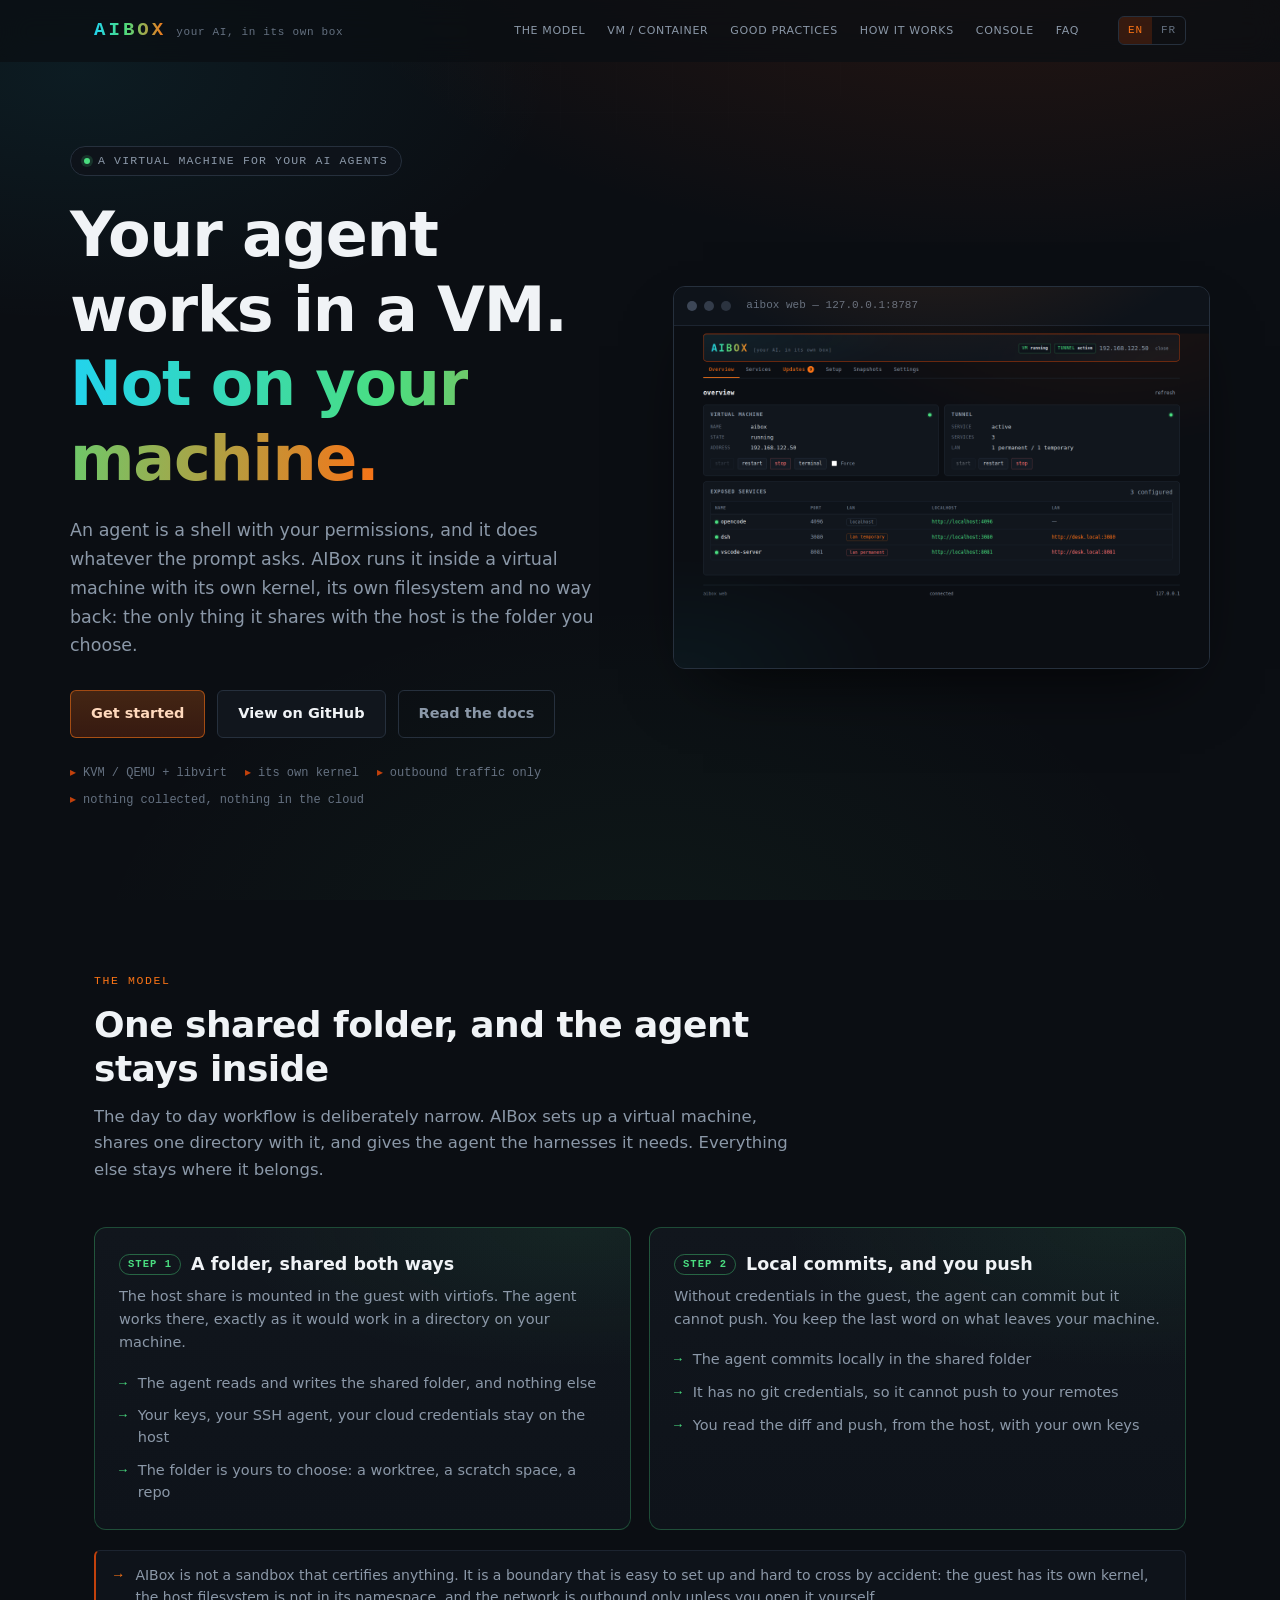
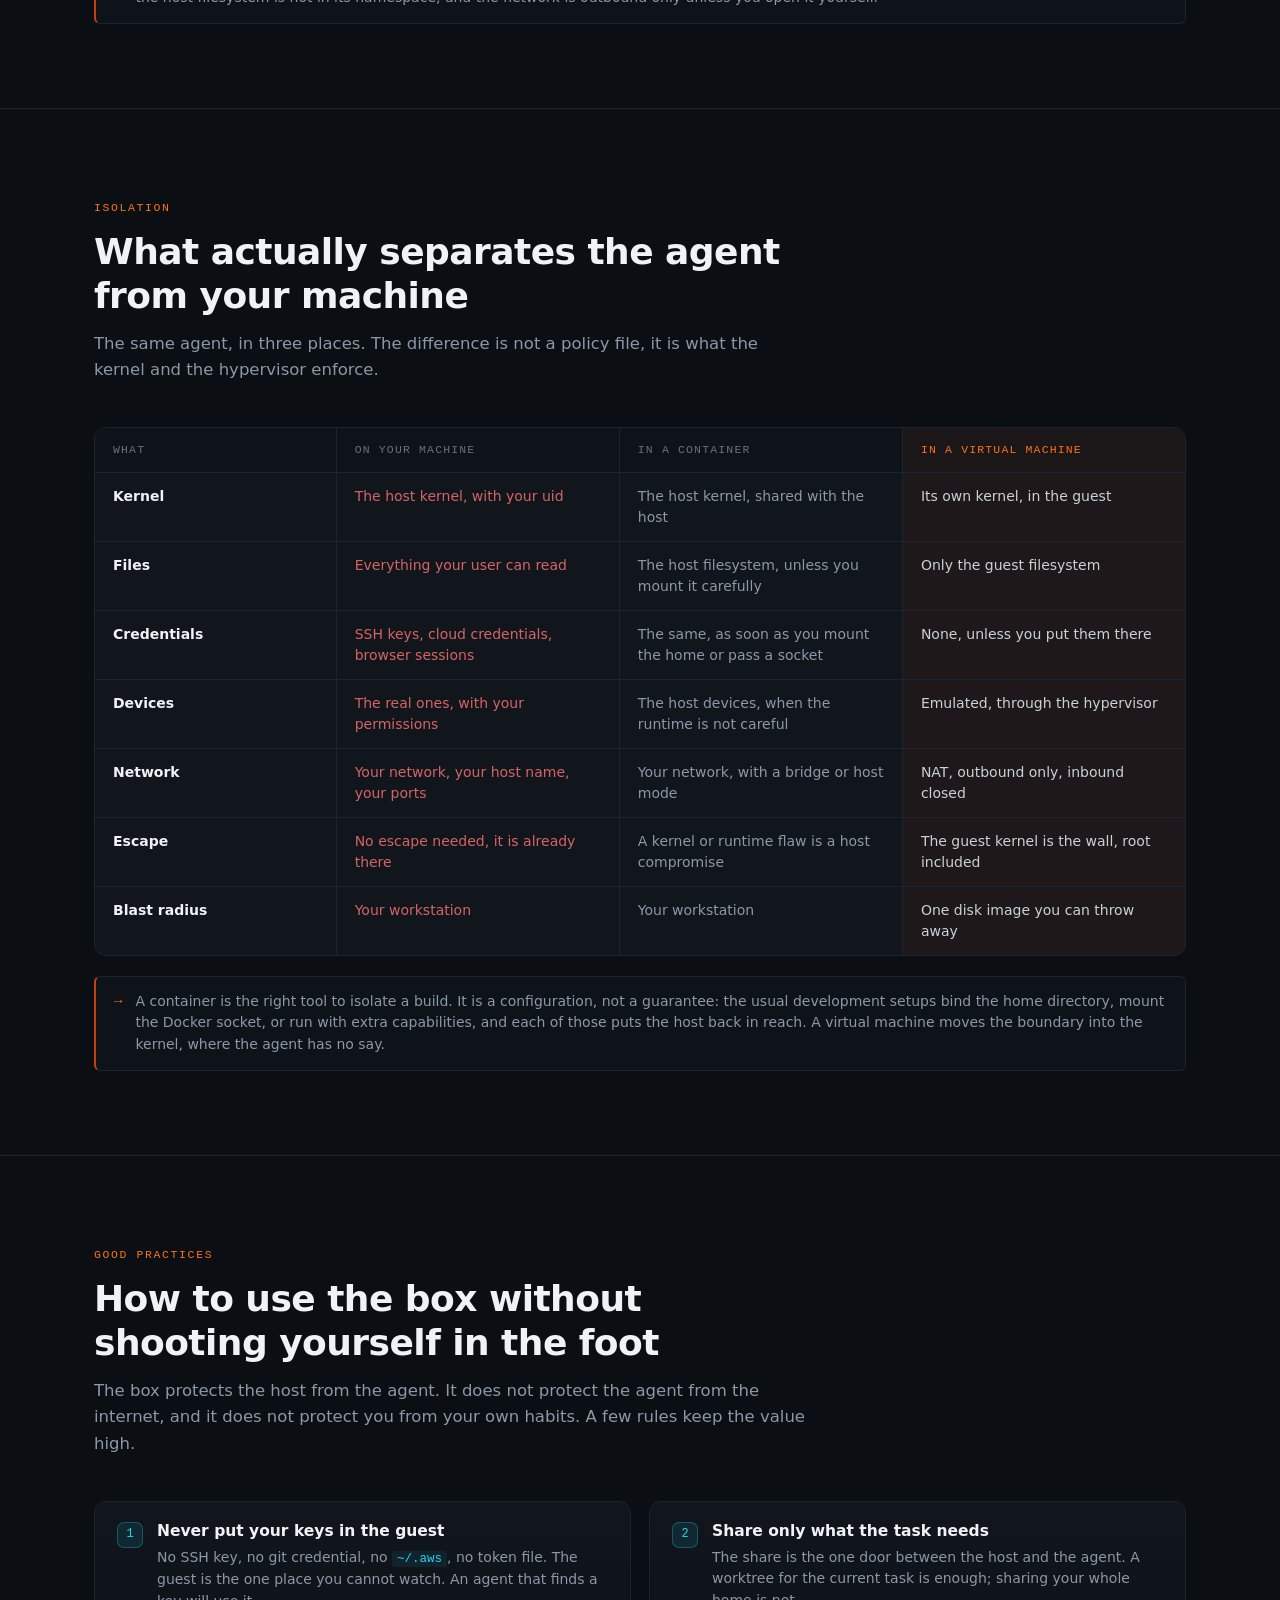
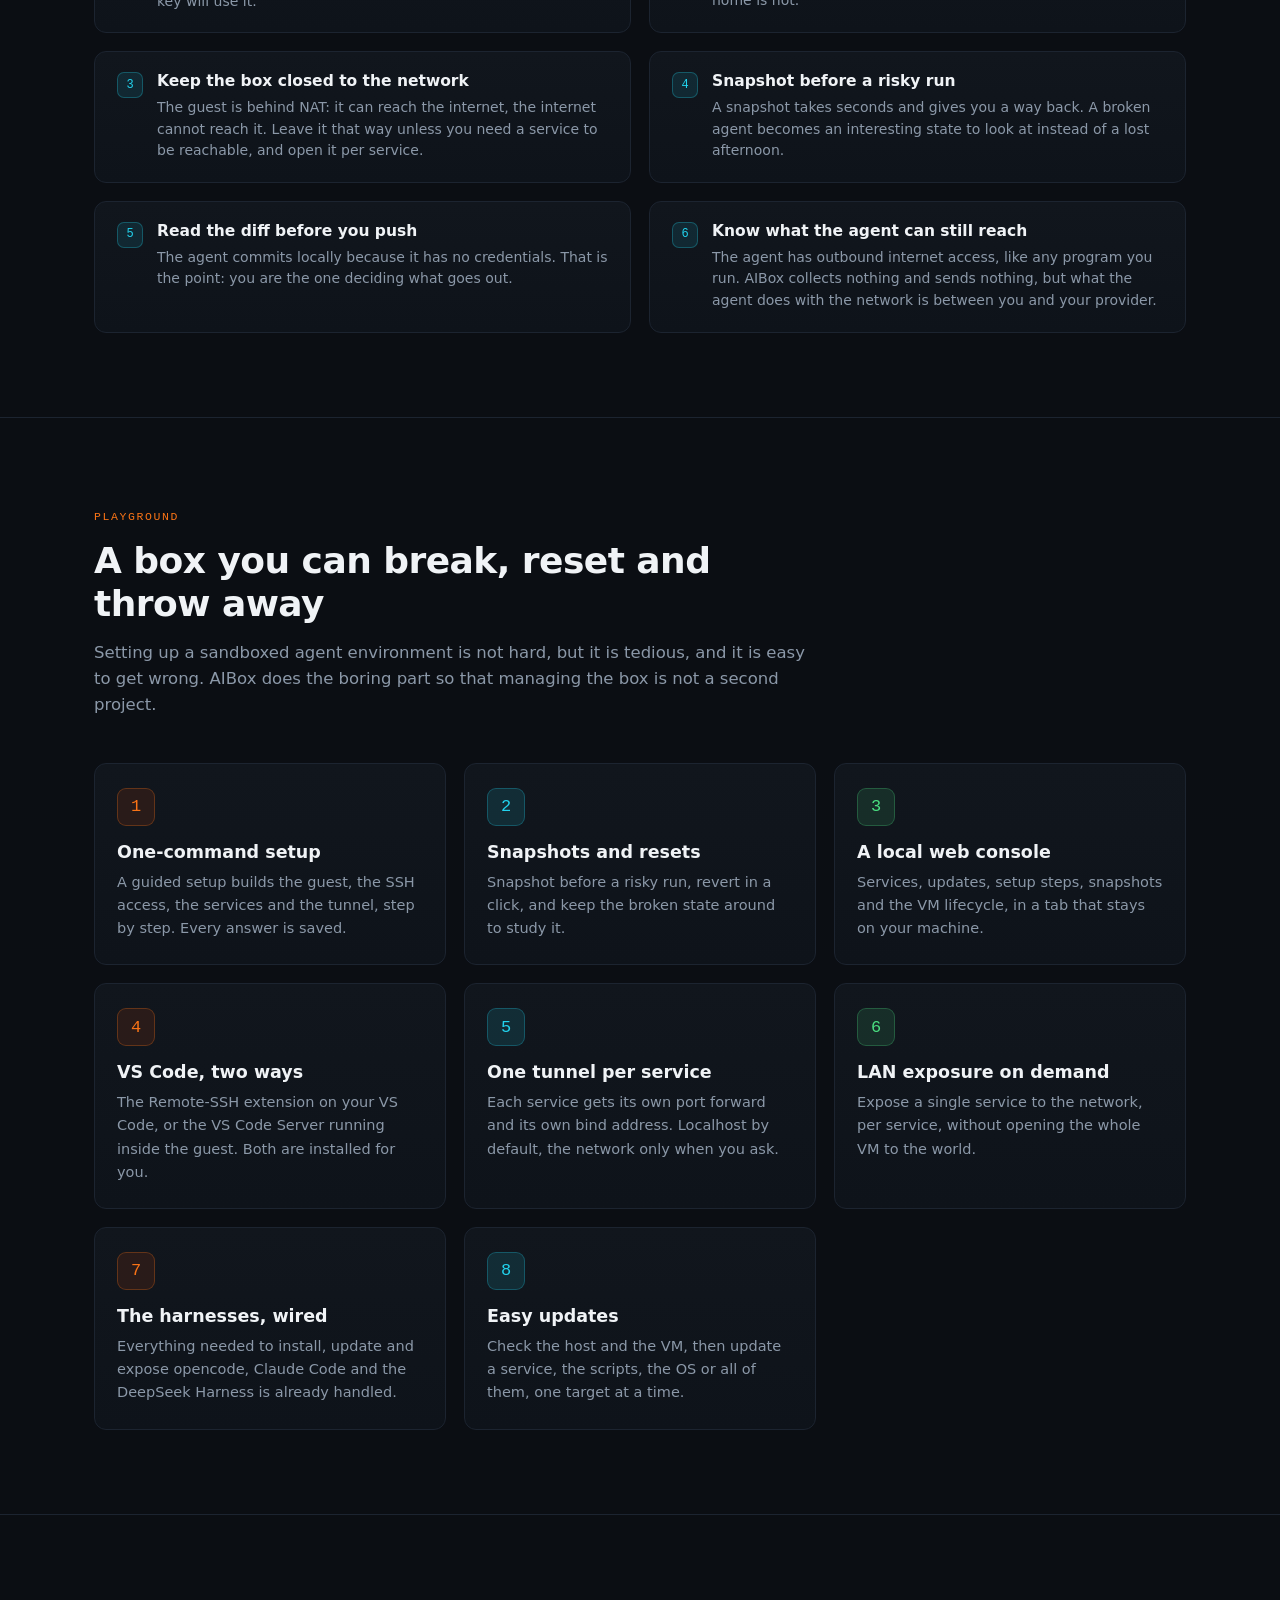
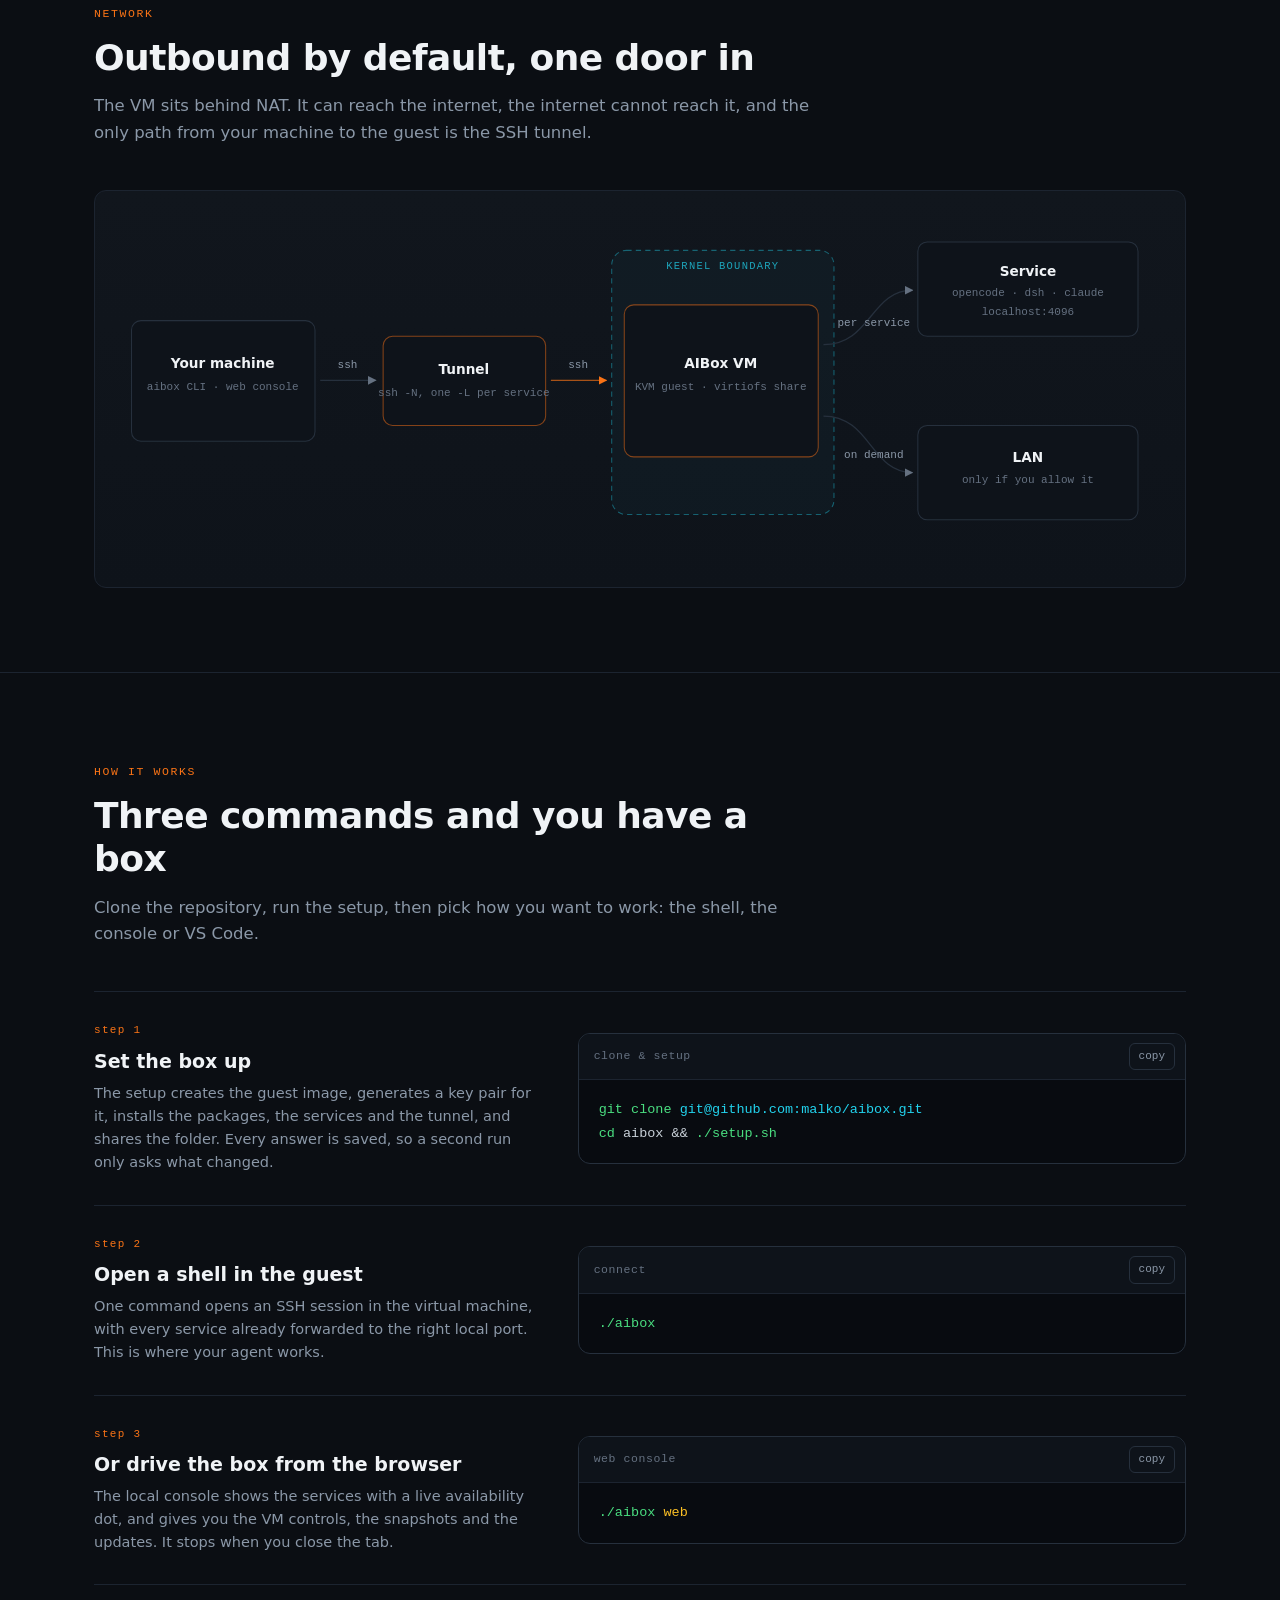
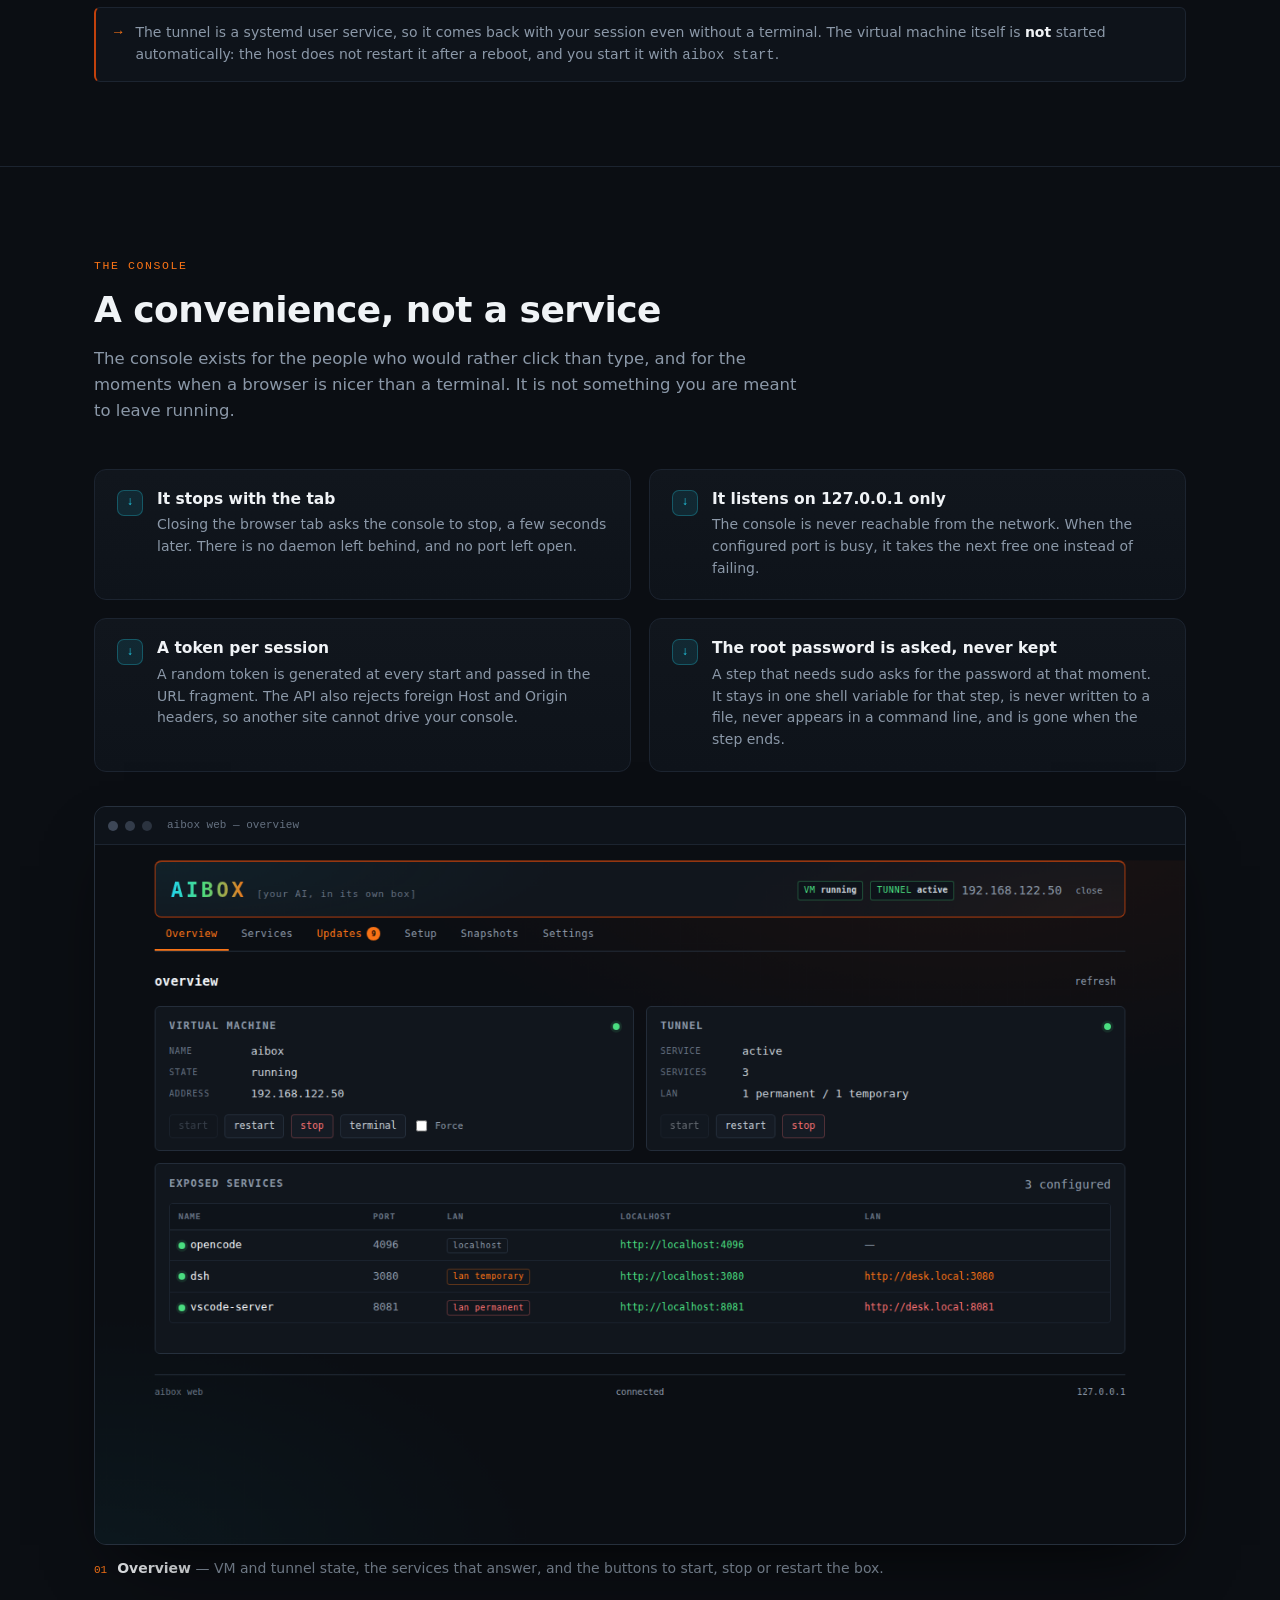
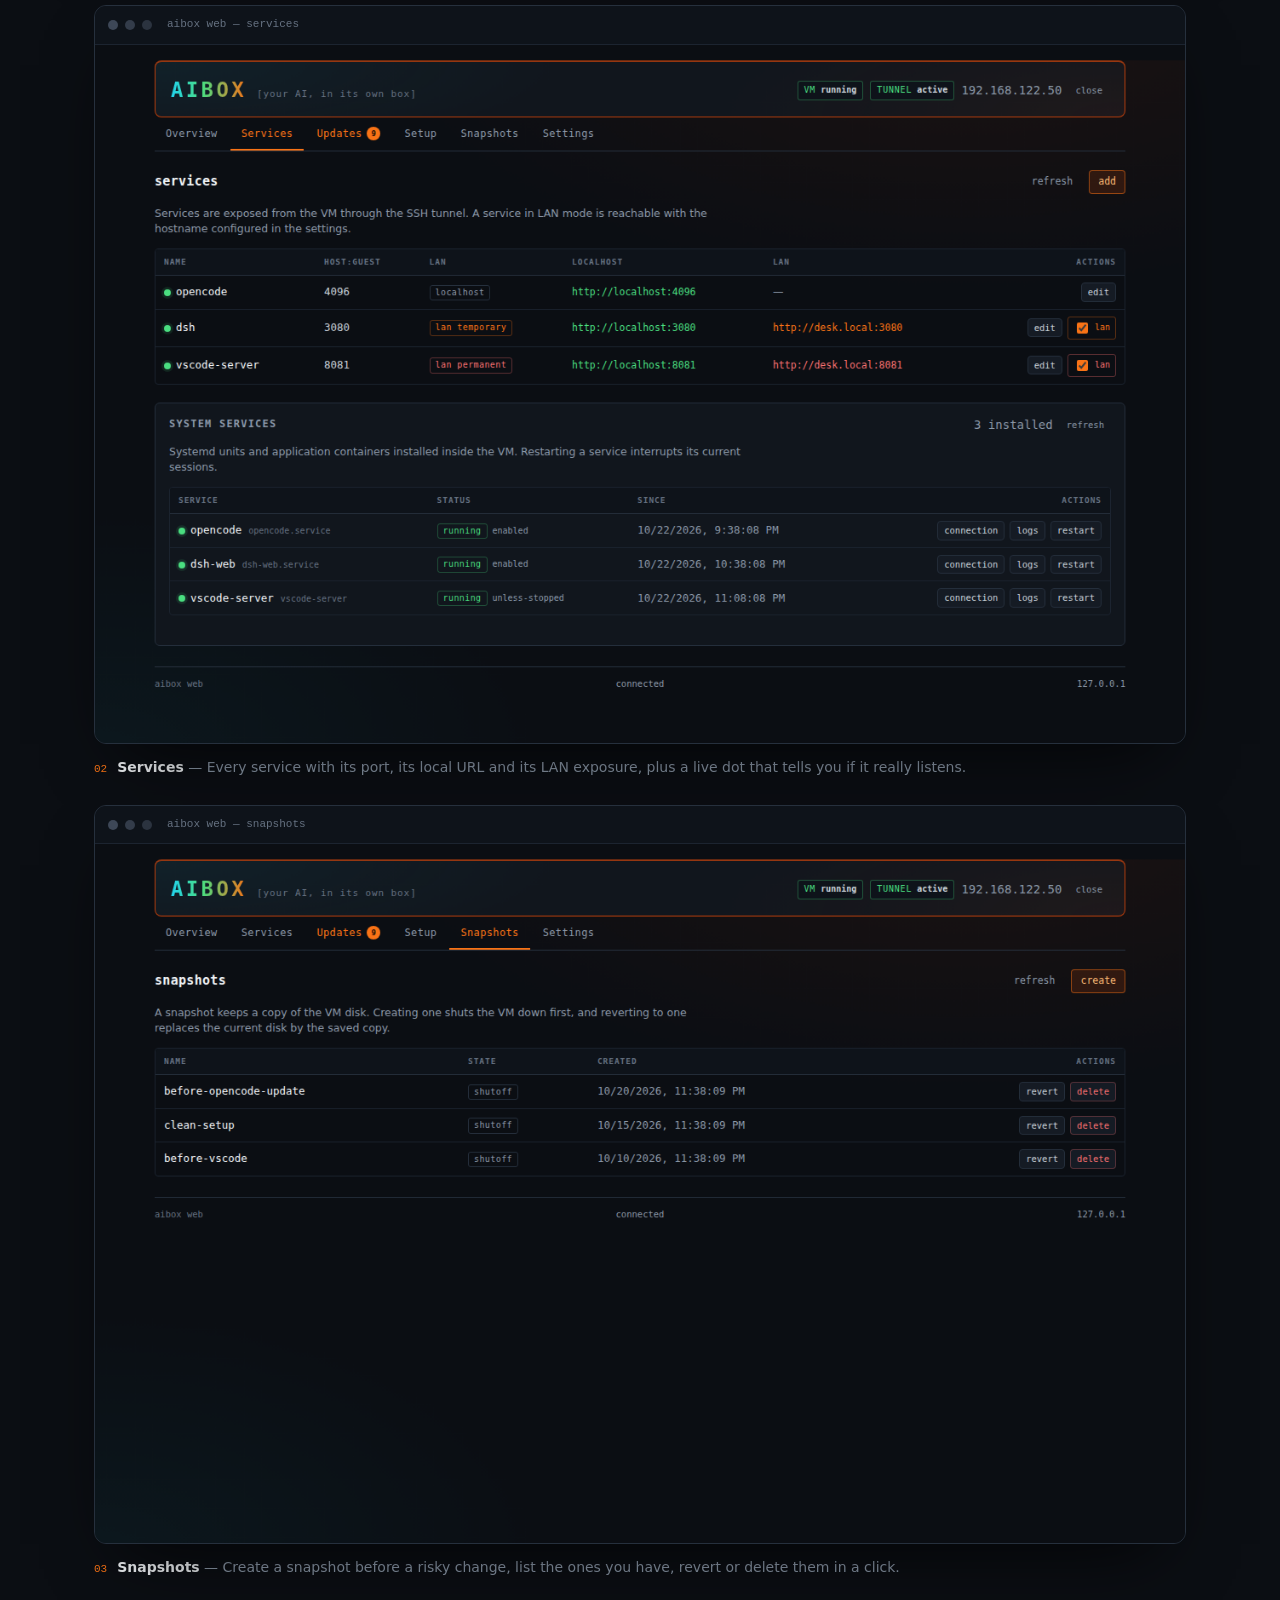
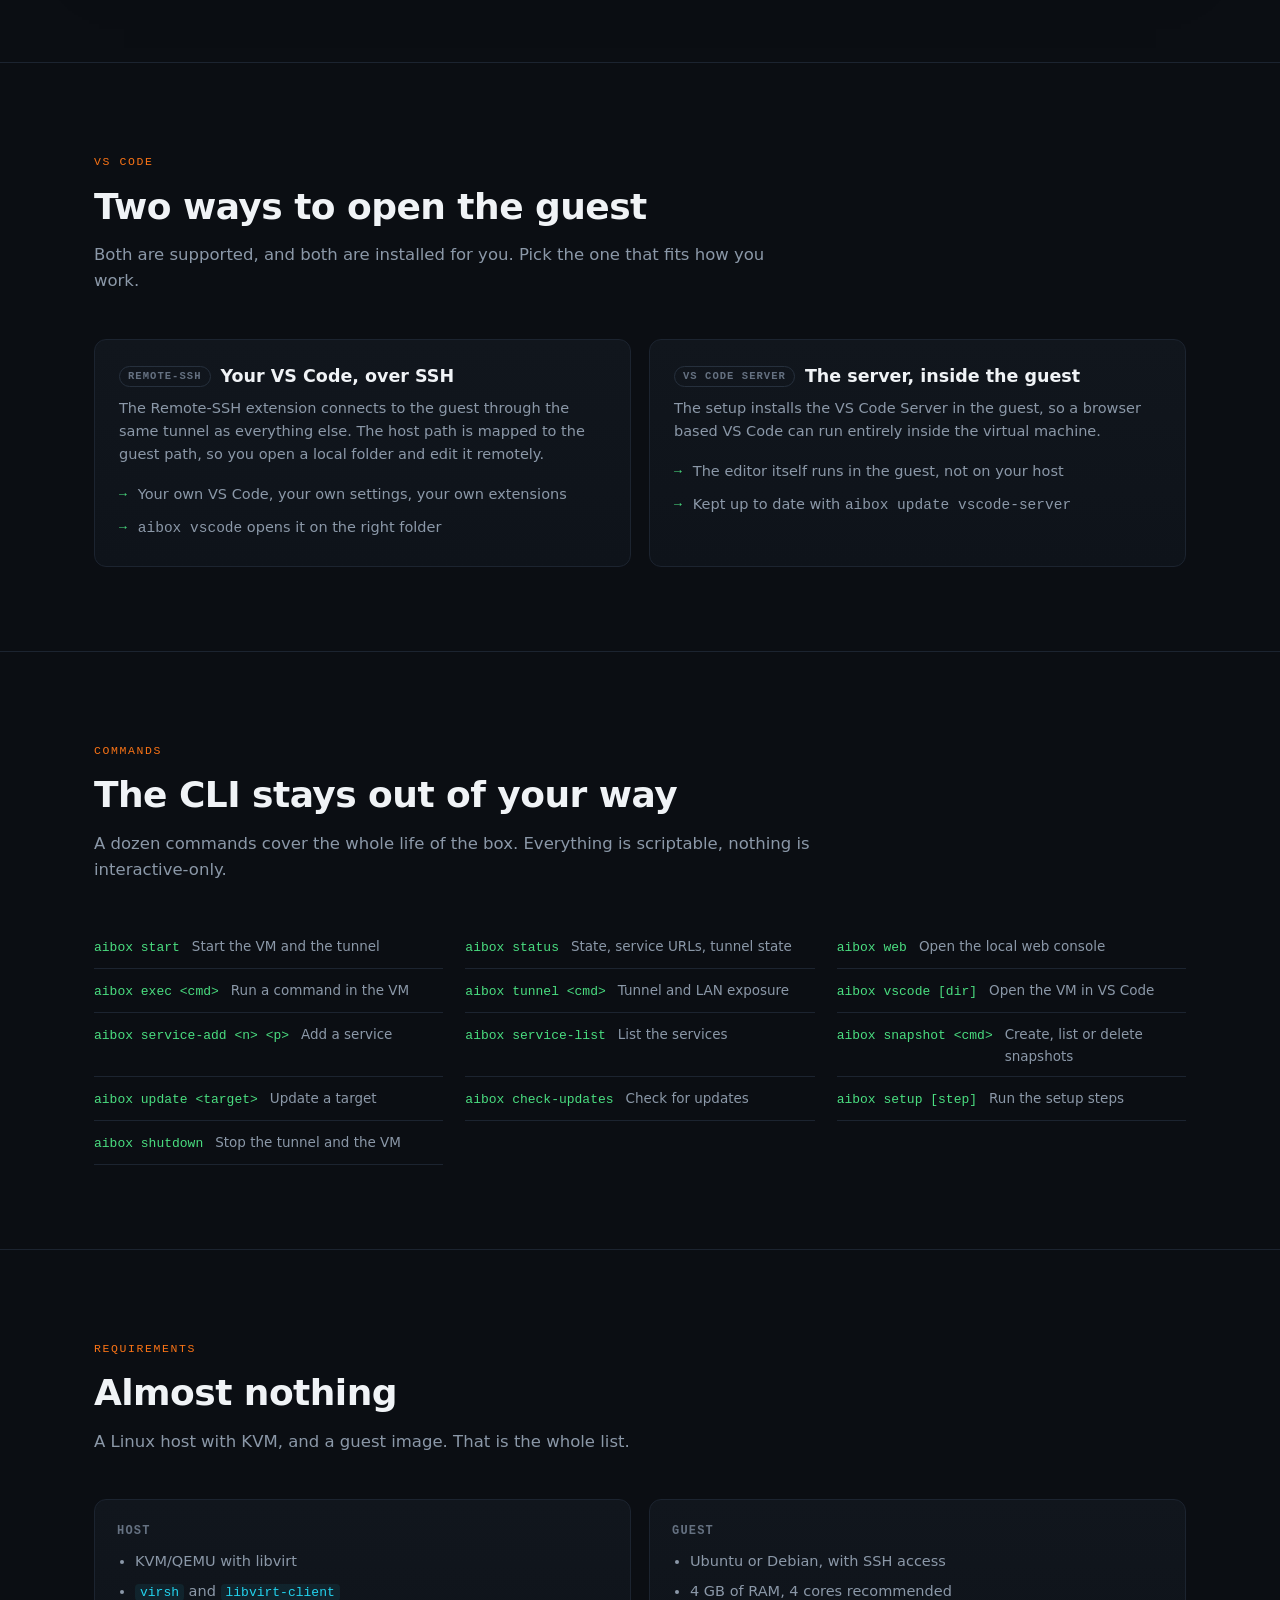
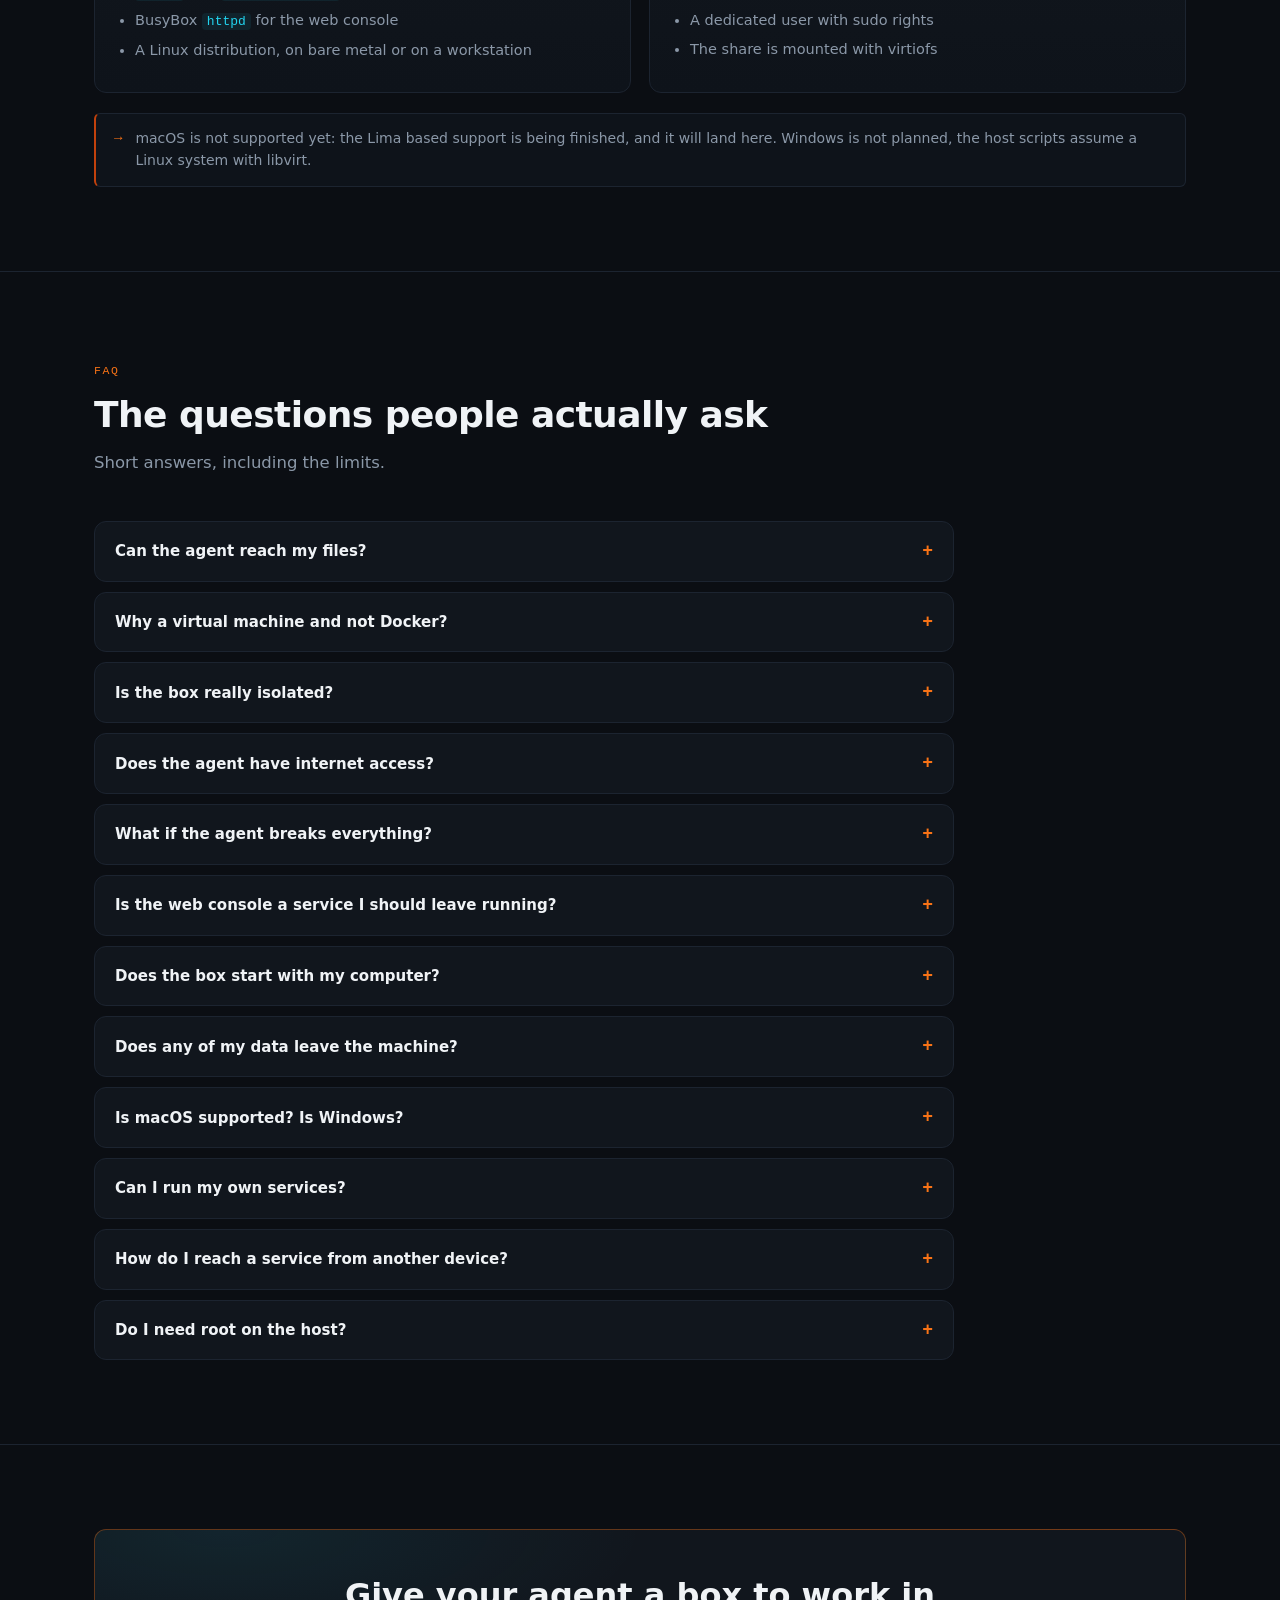
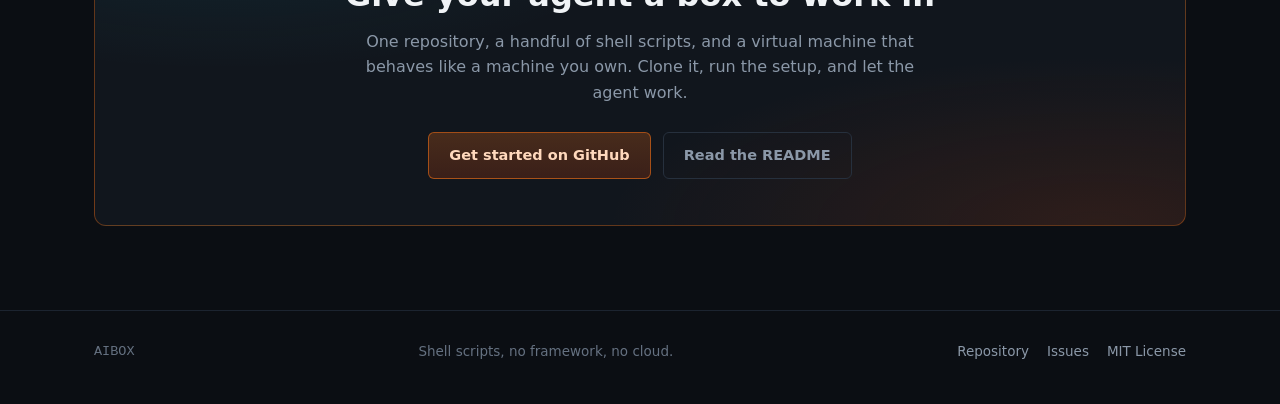
<file: index.html>
<!doctype html>
<html lang="en">
<head>
<meta charset="utf-8">
<meta name="viewport" content="width=device-width, initial-scale=1">
<title data-i18n="meta.title">AIBox — a virtual machine sandbox for your AI agents</title>
<meta name="description" data-i18n-attr="content:meta.description" content="AIBox runs your AI agents in a virtual machine with its own kernel: the agent only reaches the files of the guest, the host stays untouched, and the box can be reset or thrown away.">
<meta name="theme-color" content="#0b0e13">
<meta name="color-scheme" content="dark">

<meta property="og:type" content="website">
<meta property="og:title" data-i18n-attr="content:meta.title" content="AIBox — a virtual machine sandbox for your AI agents">
<meta property="og:description" data-i18n-attr="content:meta.description" content="AIBox runs your AI agents in a virtual machine with its own kernel.">
<meta property="og:image" content="https://malko.github.io/aibox/assets/img/og-image.png">
<meta property="og:url" content="https://malko.github.io/aibox/">
<meta name="twitter:card" content="summary_large_image">

<link rel="icon" href="assets/favicon.svg" type="image/svg+xml">
<link rel="stylesheet" href="assets/site.css">
</head>
<body>
<a class="skip-link" href="#main" data-i18n="nav.main">Skip to content</a>

<header class="site-header" id="site-header">
  <div class="header-inner">
    <a class="brand" href="#top" aria-label="AIBox">
      <span class="brand-name">AIBOX</span>
      <span class="brand-tag" data-i18n="footer.tagline">your AI, in its own box</span>
    </a>

    <nav class="site-nav" id="site-nav" data-i18n-attr="aria-label:nav.sections">
      <a href="#model" data-i18n="nav.model">the model</a>
      <a href="#isolation" data-i18n="nav.isolation">vm or container</a>
      <a href="#practices" data-i18n="nav.practices">good practices</a>
      <a href="#how" data-i18n="nav.how">how it works</a>
      <a href="#console" data-i18n="nav.console">console</a>
      <a href="#faq" data-i18n="nav.faq">faq</a>
    </nav>

    <div class="lang-switch" role="group" data-i18n-attr="aria-label:nav.language">
      <button type="button" data-lang="en" class="active" aria-pressed="true">EN</button>
      <button type="button" data-lang="fr" aria-pressed="false">FR</button>
    </div>

    <button class="nav-toggle" type="button" id="nav-toggle" aria-expanded="false" aria-controls="site-nav" data-i18n="nav.menu">menu</button>
  </div>
</header>

<main id="main">
  <span id="top"></span>

  <!-- Hero ------------------------------------------------------------- -->
  <section class="shell hero">
    <div>
      <span class="eyebrow"><span class="dot"></span><span data-i18n="hero.badge">a virtual machine for your AI agents</span></span>

      <h1>
        <span data-i18n="hero.title">Your agent works in a VM.</span>
        <span class="accent" data-i18n="hero.title.accent">Not on your machine.</span>
      </h1>

      <p class="hero-lede" data-i18n="hero.lede">
        An agent is a shell with your permissions, and it does whatever the
        prompt asks. AIBox runs it inside a virtual machine with its own
        kernel, its own filesystem and no way back: the only thing it shares
        with the host is the folder you choose.
      </p>

      <div class="hero-actions">
        <a class="btn btn-primary" href="#how" data-i18n="hero.cta.primary">Get started</a>
        <a class="btn" href="https://github.com/malko/aibox" data-i18n="hero.cta.secondary">View on GitHub</a>
        <a class="btn btn-ghost" href="https://github.com/malko/aibox#readme" data-i18n="hero.cta.docs">Read the docs</a>
      </div>

      <div class="hero-meta">
        <span data-i18n="hero.meta.1">KVM / QEMU + libvirt</span>
        <span data-i18n="hero.meta.2">its own kernel</span>
        <span data-i18n="hero.meta.3">outbound traffic only</span>
        <span data-i18n="hero.meta.4">nothing collected, nothing in the cloud</span>
      </div>
    </div>

    <div class="shot reveal">
      <div class="shot-glow"></div>
      <div class="shot-bar">
        <i></i><i></i><i></i>
        <span class="shot-url">aibox web — 127.0.0.1:8787</span>
      </div>
      <img src="assets/img/console-overview.png" alt="The AIBox web console, overview tab" width="1280" height="820">
    </div>
  </section>

  <!-- The model -------------------------------------------------------- -->
  <section class="section" id="model">
    <div class="shell">
      <div class="section-head reveal">
        <span class="section-kicker" data-i18n="model.kicker">the model</span>
        <h2 data-i18n="model.title">One shared folder, and the agent stays inside</h2>
        <p data-i18n="model.lede">
          The day to day workflow is deliberately narrow. AIBox sets up a
          virtual machine, shares one directory with it, and gives the agent
          the harnesses it needs. Everything else stays where it belongs.
        </p>
      </div>

      <div class="split">
        <div class="split-card safe reveal">
          <h3><span class="tag" data-i18n="model.card1.tag">1</span><span data-i18n="model.card1.title">A folder, shared both ways</span></h3>
          <p data-i18n="model.card1.body">
            The host share is mounted in the guest with virtiofs. The agent
            works there, exactly as it would work in a directory on your
            machine.
          </p>
          <ul class="risk-list safe">
            <li><span class="mark">→</span><span data-i18n="model.card1.1">The agent reads and writes the shared folder, and nothing else</span></li>
            <li><span class="mark">→</span><span data-i18n="model.card1.2">Your keys, your SSH agent, your cloud credentials stay on the host</span></li>
            <li><span class="mark">→</span><span data-i18n="model.card1.3">The folder is yours to choose: a worktree, a scratch space, a repo</span></li>
          </ul>
        </div>

        <div class="split-card safe reveal">
          <h3><span class="tag" data-i18n="model.card2.tag">2</span><span data-i18n="model.card2.title">Local commits, and you push</span></h3>
          <p data-i18n="model.card2.body">
            Without credentials in the guest, the agent can commit but it
            cannot push. You keep the last word on what leaves your machine.
          </p>
          <ul class="risk-list safe">
            <li><span class="mark">→</span><span data-i18n="model.card2.1">The agent commits locally in the shared folder</span></li>
            <li><span class="mark">→</span><span data-i18n="model.card2.2">It has no git credentials, so it cannot push to your remotes</span></li>
            <li><span class="mark">→</span><span data-i18n="model.card2.3">You read the diff and push, from the host, with your own keys</span></li>
          </ul>
        </div>
      </div>

      <div class="note reveal" style="margin-top: 20px;">
        <span class="mark">→</span>
        <span data-i18n-html="model.note">AIBox is not a sandbox that certifies anything. It is a boundary that is easy to set up and hard to cross by accident: the guest has its own kernel, the host filesystem is not in its namespace, and the network is outbound only unless you open it yourself.</span>
      </div>
    </div>
  </section>

  <!-- VM or container -------------------------------------------------- -->
  <section class="section" id="isolation">
    <div class="shell">
      <div class="section-head reveal">
        <span class="section-kicker" data-i18n="isolation.kicker">isolation</span>
        <h2 data-i18n="isolation.title">What actually separates the agent from your machine</h2>
        <p data-i18n="isolation.lede">
          The same agent, in three places. The difference is not a policy
          file, it is what the kernel and the hypervisor enforce.
        </p>
      </div>

      <div class="compare reveal">
        <div class="compare-row head">
          <div data-i18n="isolation.head.what">what</div>
          <div data-i18n="isolation.head.host">on your machine</div>
          <div data-i18n="isolation.head.docker">in a container</div>
          <div class="win" data-i18n="isolation.head.vm">in a virtual machine</div>
        </div>
        <div class="compare-row">
          <div class="label" data-i18n="isolation.row1.label">Kernel</div>
          <div class="col risk" data-i18n="isolation.row1.host">The host kernel, with your uid</div>
          <div class="col" data-i18n="isolation.row1.docker">The host kernel, shared with the host</div>
          <div class="win" data-i18n="isolation.row1.vm">Its own kernel, in the guest</div>
        </div>
        <div class="compare-row">
          <div class="label" data-i18n="isolation.row2.label">Files</div>
          <div class="col risk" data-i18n="isolation.row2.host">Everything your user can read</div>
          <div class="col" data-i18n="isolation.row2.docker">The host filesystem, unless you mount it carefully</div>
          <div class="win" data-i18n="isolation.row2.vm">Only the guest filesystem</div>
        </div>
        <div class="compare-row">
          <div class="label" data-i18n="isolation.row3.label">Credentials</div>
          <div class="col risk" data-i18n="isolation.row3.host">SSH keys, cloud credentials, browser sessions</div>
          <div class="col" data-i18n="isolation.row3.docker">Same, as soon as you mount the home or pass a socket</div>
          <div class="win" data-i18n="isolation.row3.vm">None, unless you put them there</div>
        </div>
        <div class="compare-row">
          <div class="label" data-i18n="isolation.row4.label">Devices</div>
          <div class="col risk" data-i18n="isolation.row4.host">The real ones, with your permissions</div>
          <div class="col" data-i18n="isolation.row4.docker">The host devices, when the runtime is not careful</div>
          <div class="win" data-i18n="isolation.row4.vm">Emulated, through the hypervisor</div>
        </div>
        <div class="compare-row">
          <div class="label" data-i18n="isolation.row5.label">Network</div>
          <div class="col risk" data-i18n="isolation.row5.host">Your network, your host name, your ports</div>
          <div class="col" data-i18n="isolation.row5.docker">Your network, with a bridge or host mode</div>
          <div class="win" data-i18n="isolation.row5.vm">NAT, outbound only, inbound closed</div>
        </div>
        <div class="compare-row">
          <div class="label" data-i18n="isolation.row6.label">Escape</div>
          <div class="col risk" data-i18n="isolation.row6.host">No escape needed, it is already there</div>
          <div class="col" data-i18n="isolation.row6.docker">A kernel or runtime flaw is a host compromise</div>
          <div class="win" data-i18n="isolation.row6.vm">The guest kernel is the wall, root included</div>
        </div>
        <div class="compare-row">
          <div class="label" data-i18n="isolation.row7.label">Blast radius</div>
          <div class="col risk" data-i18n="isolation.row7.host">Your workstation</div>
          <div class="col" data-i18n="isolation.row7.docker">Your workstation</div>
          <div class="win" data-i18n="isolation.row7.vm">One disk image you can throw away</div>
        </div>
      </div>

      <p class="compare-hint" data-i18n="isolation.scroll">Scroll the table to see the three columns.</p>

      <div class="note reveal" style="margin-top: 20px;">
        <span class="mark">→</span>
        <span data-i18n-html="isolation.note">A container is the right tool to isolate a build. It is a configuration, not a guarantee: the usual development setups bind the home directory, mount the Docker socket, or run with extra capabilities, and each of those puts the host back in reach. A virtual machine moves the boundary into the kernel, where the agent has no say.</span>
      </div>
    </div>
  </section>

  <!-- Practices -------------------------------------------------------- -->
  <section class="section" id="practices">
    <div class="shell">
      <div class="section-head reveal">
        <span class="section-kicker" data-i18n="practices.kicker">good practices</span>
        <h2 data-i18n="practices.title">How to use the box without shooting yourself in the foot</h2>
        <p data-i18n="practices.lede">
          The box protects the host from the agent. It does not protect the
          agent from the internet, and it does not protect you from your own
          habits. A few rules keep the value high.
        </p>
      </div>

      <div class="practices">
        <div class="practice reveal">
          <span class="mark">1</span>
          <div>
            <h3 data-i18n="practice.1.title">Never put your keys in the guest</h3>
            <p data-i18n-html="practice.1.body">No SSH key, no git credential, no <code>~/.aws</code>, no token file. The guest is the one place you cannot watch. An agent that finds a key will use it.</p>
          </div>
        </div>
        <div class="practice reveal">
          <span class="mark">2</span>
          <div>
            <h3 data-i18n="practice.2.title">Share only what the task needs</h3>
            <p data-i18n="practice.2.body">The share is the one door between the host and the agent. A worktree for the current task is enough; sharing your whole home is not.</p>
          </div>
        </div>
        <div class="practice reveal">
          <span class="mark">3</span>
          <div>
            <h3 data-i18n="practice.3.title">Keep the box closed to the network</h3>
            <p data-i18n="practice.3.body">The guest is behind NAT: it can reach the internet, the internet cannot reach it. Leave it that way unless you need a service to be reachable, and open it per service.</p>
          </div>
        </div>
        <div class="practice reveal">
          <span class="mark">4</span>
          <div>
            <h3 data-i18n="practice.4.title">Snapshot before a risky run</h3>
            <p data-i18n="practice.4.body">A snapshot takes seconds and gives you a way back. A broken agent becomes an interesting state to look at instead of a lost afternoon.</p>
          </div>
        </div>
        <div class="practice reveal">
          <span class="mark">5</span>
          <div>
            <h3 data-i18n="practice.5.title">Read the diff before you push</h3>
            <p data-i18n="practice.5.body">The agent commits locally because it has no credentials. That is the point: you are the one deciding what goes out.</p>
          </div>
        </div>
        <div class="practice reveal">
          <span class="mark">6</span>
          <div>
            <h3 data-i18n="practice.6.title">Know what the agent can still reach</h3>
            <p data-i18n="practice.6.body">The agent has outbound internet access, like any program you run. AIBox collects nothing and sends nothing, but what the agent does with the network is between you and your provider.</p>
          </div>
        </div>
      </div>
    </div>
  </section>

  <!-- The playground ---------------------------------------------------- -->
  <section class="section" id="playground">
    <div class="shell">
      <div class="section-head reveal">
        <span class="section-kicker" data-i18n="playground.kicker">playground</span>
        <h2 data-i18n="playground.title">A box you can break, reset and throw away</h2>
        <p data-i18n="playground.lede">
          Setting up a sandboxed agent environment is not hard, but it is
          tedious, and it is easy to get wrong. AIBox does the boring part so
          that managing the box is not a second project.
        </p>
      </div>

      <div class="grid-3">
        <article class="card reveal">
          <div class="card-icon">1</div>
          <h3 data-i18n="feature.1.title">One-command setup</h3>
          <p data-i18n="feature.1.body">A guided setup builds the guest, the SSH access, the services and the tunnel, step by step. Every answer is saved.</p>
        </article>
        <article class="card reveal">
          <div class="card-icon cyan">2</div>
          <h3 data-i18n="feature.5.title">Snapshots and resets</h3>
          <p data-i18n="feature.5.body">Snapshot before a risky run, revert in a click, and keep the broken state around to study it.</p>
        </article>
        <article class="card reveal">
          <div class="card-icon green">3</div>
          <h3 data-i18n="feature.2.title">A local web console</h3>
          <p data-i18n="feature.2.body">Services, updates, setup steps, snapshots and the VM lifecycle, in a tab that stays on your machine.</p>
        </article>
        <article class="card reveal">
          <div class="card-icon">4</div>
          <h3 data-i18n="feature.6.title">VS Code, two ways</h3>
          <p data-i18n="feature.6.body">The Remote-SSH extension on your VS Code, or the VS Code Server running inside the guest. Both are installed for you.</p>
        </article>
        <article class="card reveal">
          <div class="card-icon cyan">5</div>
          <h3 data-i18n="feature.3.title">One tunnel per service</h3>
          <p data-i18n="feature.3.body">Each service gets its own port forward and its own bind address. Localhost by default, the network only when you ask.</p>
        </article>
        <article class="card reveal">
          <div class="card-icon green">6</div>
          <h3 data-i18n="feature.4.title">LAN exposure on demand</h3>
          <p data-i18n="feature.4.body">Expose a single service to the network, per service, without opening the whole VM to the world.</p>
        </article>
        <article class="card reveal">
          <div class="card-icon">7</div>
          <h3 data-i18n="feature.7.title">The harnesses, wired</h3>
          <p data-i18n="feature.7.body">Everything needed to install, update and expose opencode, Claude Code and the DeepSeek Harness is already handled.</p>
        </article>
        <article class="card reveal">
          <div class="card-icon cyan">8</div>
          <h3 data-i18n="feature.8.title">Easy updates</h3>
          <p data-i18n="feature.8.body">Check the host and the VM, then update a service, the scripts, the OS or all of them, one target at a time.</p>
        </article>
      </div>
    </div>
  </section>

  <!-- Network ---------------------------------------------------------- -->
  <section class="section" id="network">
    <div class="shell">
      <div class="section-head reveal">
        <span class="section-kicker" data-i18n="network.kicker">network</span>
        <h2 data-i18n="network.title">Outbound by default, one door in</h2>
        <p data-i18n="network.lede">
          The VM sits behind NAT. It can reach the internet, the internet
          cannot reach it, and the only path from your machine to the guest is
          the SSH tunnel.
        </p>
      </div>

      <div class="diagram reveal">
        <svg viewBox="0 0 990 320" role="img" aria-label="Network diagram: your machine connects to the AIBox virtual machine through a single SSH tunnel, each service is forwarded to localhost and can be exposed to the LAN on demand.">
          <defs>
            <marker id="arrow" viewBox="0 0 10 10" refX="9" refY="5" markerWidth="7" markerHeight="7" orient="auto-start-reverse">
              <path d="M 0 0 L 10 5 L 0 10 z" class="dg-arrow" />
            </marker>
            <marker id="arrow-accent" viewBox="0 0 10 10" refX="9" refY="5" markerWidth="7" markerHeight="7" orient="auto-start-reverse">
              <path d="M 0 0 L 10 5 L 0 10 z" class="dg-arrow accent" />
            </marker>
          </defs>

          <rect class="dg-box" x="10" y="95" width="175" height="115" rx="9" />
          <text class="dg-label" x="97" y="140" text-anchor="middle" data-i18n="network.host">Your machine</text>
          <text class="dg-sub" x="97" y="161" text-anchor="middle" data-i18n="network.host.sub">aibox CLI · web console</text>

          <line class="dg-line" x1="190" y1="152" x2="243" y2="152" marker-end="url(#arrow)" />
          <text class="dg-text" x="216" y="140" text-anchor="middle" data-i18n="network.tag1">ssh</text>

          <rect class="dg-box accent" x="250" y="110" width="155" height="85" rx="9" />
          <text class="dg-label" x="327" y="146" text-anchor="middle" data-i18n="network.tunnel">Tunnel</text>
          <text class="dg-sub" x="327" y="167" text-anchor="middle" data-i18n="network.tunnel.sub">ssh -N, one -L per service</text>

          <line class="dg-line accent" x1="410" y1="152" x2="463" y2="152" marker-end="url(#arrow-accent)" />
          <text class="dg-text" x="436" y="140" text-anchor="middle" data-i18n="network.tag2">ssh</text>

          <rect class="dg-boundary" x="468" y="28" width="212" height="252" rx="14" />
          <text class="dg-boundary-label" x="574" y="46" text-anchor="middle" data-i18n="network.boundary">kernel boundary</text>

          <rect class="dg-box accent" x="480" y="80" width="185" height="145" rx="9" />
          <text class="dg-label" x="572" y="140" text-anchor="middle" data-i18n="network.vm">AIBox VM</text>
          <text class="dg-sub" x="572" y="161" text-anchor="middle" data-i18n="network.vm.sub">KVM guest · virtiofs share</text>

          <path class="dg-line" d="M 670 118 C 715 118 715 66 755 66" marker-end="url(#arrow)" />
          <text class="dg-text" x="718" y="100" text-anchor="middle" data-i18n="network.tag3">per service</text>

          <rect class="dg-box" x="760" y="20" width="210" height="90" rx="9" />
          <text class="dg-label" x="865" y="52" text-anchor="middle" data-i18n="network.service">Service</text>
          <text class="dg-sub" x="865" y="72" text-anchor="middle" data-i18n="network.service.sub">opencode · dsh · claude</text>
          <text class="dg-sub" x="865" y="90" text-anchor="middle" data-i18n="network.localhost">localhost:4096</text>

          <path class="dg-line" d="M 670 186 C 715 186 715 240 755 240" marker-end="url(#arrow)" />
          <text class="dg-text" x="718" y="226" text-anchor="middle" data-i18n="network.tag4">on demand</text>

          <rect class="dg-box" x="760" y="195" width="210" height="90" rx="9" />
          <text class="dg-label" x="865" y="230" text-anchor="middle" data-i18n="network.lan">LAN</text>
          <text class="dg-sub" x="865" y="250" text-anchor="middle" data-i18n="network.lan.sub">only if you allow it</text>
        </svg>
      </div>
    </div>
  </section>

  <!-- How it works ----------------------------------------------------- -->
  <section class="section" id="how">
    <div class="shell">
      <div class="section-head reveal">
        <span class="section-kicker" data-i18n="how.kicker">how it works</span>
        <h2 data-i18n="how.title">Three commands and you have a box</h2>
        <p data-i18n="how.lede">Clone the repository, run the setup, then pick how you want to work: the shell, the console or VS Code.</p>
      </div>

      <div class="quickstart">
        <div class="qs-step reveal">
          <div>
            <span class="step-no" data-i18n="how.step1.no">step 1</span>
            <h3 data-i18n="how.step1.title">Set the box up</h3>
            <p data-i18n="how.step1.body">
              The setup creates the guest image, generates a key pair for it,
              installs the packages, the services and the tunnel, and shares
              the folder. Every answer is saved, so a second run only asks
              what changed.
            </p>
          </div>
          <div class="code">
            <div class="code-head">
              <span data-i18n="how.code1.title">clone &amp; setup</span>
              <button class="copy-btn" type="button" data-copy="git clone git@github.com:malko/aibox.git &amp;&amp; cd aibox &amp;&amp; ./setup.sh" data-copy-label="copy.label">copy</button>
            </div>
            <pre><code><span class="c-cmd">git clone</span> <span class="c-path">git@github.com:malko/aibox.git</span>
<span class="c-cmd">cd</span> aibox &amp;&amp; <span class="c-cmd">./setup.sh</span></code></pre>
          </div>
        </div>

        <div class="qs-step reveal">
          <div>
            <span class="step-no" data-i18n="how.step2.no">step 2</span>
            <h3 data-i18n="how.step2.title">Open a shell in the guest</h3>
            <p data-i18n="how.step2.body">
              One command opens an SSH session in the virtual machine, with
              every service already forwarded to the right local port. This
              is where your agent works.
            </p>
          </div>
          <div class="code">
            <div class="code-head">
              <span data-i18n="how.code2.title">connect</span>
              <button class="copy-btn" type="button" data-copy="./aibox" data-copy-label="copy.label">copy</button>
            </div>
            <pre><code><span class="c-cmd">./aibox</span></code></pre>
          </div>
        </div>

        <div class="qs-step reveal">
          <div>
            <span class="step-no" data-i18n="how.step3.no">step 3</span>
            <h3 data-i18n="how.step3.title">Or drive the box from the browser</h3>
            <p data-i18n="how.step3.body">
              The local console shows the services with a live availability
              dot, and gives you the VM controls, the snapshots and the
              updates. It stops when you close the tab.
            </p>
          </div>
          <div class="code">
            <div class="code-head">
              <span data-i18n="how.code3.title">web console</span>
              <button class="copy-btn" type="button" data-copy="./aibox web" data-copy-label="copy.label">copy</button>
            </div>
            <pre><code><span class="c-cmd">./aibox</span> <span class="c-flag">web</span></code></pre>
          </div>
        </div>
      </div>

      <div class="note reveal" style="margin-top: 22px;">
        <span class="mark">→</span>
        <span data-i18n-html="how.note">The tunnel is a systemd user service, so it comes back with your session even without a terminal. The virtual machine itself is <b>not</b> started automatically: the host does not restart it after a reboot, and you start it with <code>aibox start</code>.</span>
      </div>
    </div>
  </section>

  <!-- Console ---------------------------------------------------------- -->
  <section class="section" id="console">
    <div class="shell">
      <div class="section-head reveal">
        <span class="section-kicker" data-i18n="console.kicker">the console</span>
        <h2 data-i18n="console.title">A convenience, not a service</h2>
        <p data-i18n="console.lede">
          The console exists for the people who would rather click than type,
          and for the moments when a browser is nicer than a terminal. It is
          not something you are meant to leave running.
        </p>
      </div>

      <div class="practices">
        <div class="practice reveal">
          <span class="mark">↓</span>
          <div>
            <h3 data-i18n="console.practice1.title">It stops with the tab</h3>
            <p data-i18n="console.practice1.body">Closing the browser tab asks the console to stop, a few seconds later. There is no daemon left behind, and no port left open.</p>
          </div>
        </div>
        <div class="practice reveal">
          <span class="mark">↓</span>
          <div>
            <h3 data-i18n="console.practice2.title">It listens on 127.0.0.1 only</h3>
            <p data-i18n="console.practice2.body">The console is never reachable from the network. When the configured port is busy, it takes the next free one instead of failing.</p>
          </div>
        </div>
        <div class="practice reveal">
          <span class="mark">↓</span>
          <div>
            <h3 data-i18n="console.practice3.title">A token per session</h3>
            <p data-i18n="console.practice3.body">A random token is generated at every start and passed in the URL fragment. The API also rejects foreign Host and Origin headers, so another site cannot drive your console.</p>
          </div>
        </div>
        <div class="practice reveal">
          <span class="mark">↓</span>
          <div>
            <h3 data-i18n="console.practice4.title">The root password is asked, never kept</h3>
            <p data-i18n="console.practice4.body">A step that needs sudo asks for the password at that moment. It stays in one shell variable for that step, is never written to a file, never appears in a command line, and is gone when the step ends.</p>
          </div>
        </div>
      </div>

      <div class="showcase" style="margin-top: 34px;">
        <figure class="reveal">
          <div class="shot">
            <div class="shot-bar">
              <i></i><i></i><i></i>
              <span class="shot-url">aibox web — overview</span>
            </div>
            <img src="assets/img/console-overview.png" alt="Overview tab of the AIBox web console" width="1280" height="820">
          </div>
          <figcaption><span class="n">01</span><span><b data-i18n="console.1.title">Overview</b> — <span data-i18n="console.1.body">VM and tunnel state.</span></span></figcaption>
        </figure>

        <figure class="reveal">
          <div class="shot">
            <div class="shot-bar">
              <i></i><i></i><i></i>
              <span class="shot-url">aibox web — services</span>
            </div>
            <img src="assets/img/console-services.png" alt="Services tab of the AIBox web console" width="1280" height="820">
          </div>
          <figcaption><span class="n">02</span><span><b data-i18n="console.2.title">Services</b> — <span data-i18n="console.2.body">Every service with its port.</span></span></figcaption>
        </figure>

        <figure class="reveal">
          <div class="shot">
            <div class="shot-bar">
              <i></i><i></i><i></i>
              <span class="shot-url">aibox web — snapshots</span>
            </div>
            <img src="assets/img/console-snapshots.png" alt="Snapshots tab of the AIBox web console" width="1280" height="820">
          </div>
          <figcaption><span class="n">03</span><span><b data-i18n="console.3.title">Snapshots</b> — <span data-i18n="console.3.body">Create a snapshot before a risky change.</span></span></figcaption>
        </figure>
      </div>
    </div>
  </section>

  <!-- VS Code ---------------------------------------------------------- -->
  <section class="section" id="vscode">
    <div class="shell">
      <div class="section-head reveal">
        <span class="section-kicker" data-i18n="vscode.kicker">vs code</span>
        <h2 data-i18n="vscode.title">Two ways to open the guest</h2>
        <p data-i18n="vscode.lede">
          Both are supported, and both are installed for you. Pick the one
          that fits how you work.
        </p>
      </div>

      <div class="split">
        <div class="split-card reveal">
          <h3><span class="tag" data-i18n="vscode.card1.tag">remote-ssh</span><span data-i18n="vscode.card1.title">Your VS Code, over SSH</span></h3>
          <p data-i18n="vscode.card1.body">
            The Remote-SSH extension connects to the guest through the same
            tunnel as everything else. The host path is mapped to the guest
            path, so you open a local folder and edit it remotely.
          </p>
          <ul class="risk-list safe">
            <li><span class="mark">→</span><span data-i18n="vscode.card1.1">Your own VS Code, your own settings, your own extensions</span></li>
            <li><span class="mark">→</span><span data-i18n-html="vscode.card1.2"><code>aibox vscode</code> opens it on the right folder</span></li>
          </ul>
        </div>

        <div class="split-card reveal">
          <h3><span class="tag" data-i18n="vscode.card2.tag">vs code server</span><span data-i18n="vscode.card2.title">The server, inside the guest</span></h3>
          <p data-i18n="vscode.card2.body">
            The setup installs the VS Code Server in the guest, so a browser
            based VS Code can run entirely inside the virtual machine.
          </p>
          <ul class="risk-list safe">
            <li><span class="mark">→</span><span data-i18n="vscode.card2.1">The editor itself runs in the guest, not on your host</span></li>
            <li><span class="mark">→</span><span data-i18n-html="vscode.card2.2">Kept up to date with <code>aibox update vscode-server</code></span></li>
          </ul>
        </div>
      </div>
    </div>
  </section>

  <!-- Commands --------------------------------------------------------- -->
  <section class="section" id="commands">
    <div class="shell">
      <div class="section-head reveal">
        <span class="section-kicker" data-i18n="commands.kicker">commands</span>
        <h2 data-i18n="commands.title">The CLI stays out of your way</h2>
        <p data-i18n="commands.lede">A dozen commands cover the whole life of the box. Everything is scriptable, nothing is interactive-only.</p>
      </div>

      <div class="cmd-list reveal">
        <div class="cmd"><code>aibox start</code><span data-i18n="cmd.start">Start the VM and the tunnel</span></div>
        <div class="cmd"><code>aibox status</code><span data-i18n="cmd.status">State, service URLs, tunnel state</span></div>
        <div class="cmd"><code>aibox web</code><span data-i18n="cmd.web">Open the local web console</span></div>
        <div class="cmd"><code>aibox exec &lt;cmd&gt;</code><span data-i18n="cmd.exec">Run a command in the VM</span></div>
        <div class="cmd"><code>aibox tunnel &lt;cmd&gt;</code><span data-i18n="cmd.tunnel">Tunnel and LAN exposure</span></div>
        <div class="cmd"><code>aibox vscode [dir]</code><span data-i18n="cmd.vscode">Open the VM in VS Code</span></div>
        <div class="cmd"><code>aibox service-add &lt;n&gt; &lt;p&gt;</code><span data-i18n="cmd.service-add">Add a service</span></div>
        <div class="cmd"><code>aibox service-list</code><span data-i18n="cmd.service-list">List the services</span></div>
        <div class="cmd"><code>aibox snapshot &lt;cmd&gt;</code><span data-i18n="cmd.snapshot">Create, list or delete snapshots</span></div>
        <div class="cmd"><code>aibox update &lt;target&gt;</code><span data-i18n="cmd.update">Update a target</span></div>
        <div class="cmd"><code>aibox check-updates</code><span data-i18n="cmd.check">Check for updates</span></div>
        <div class="cmd"><code>aibox setup [step]</code><span data-i18n="cmd.setup">Run the setup steps</span></div>
        <div class="cmd"><code>aibox shutdown</code><span data-i18n="cmd.shutdown">Stop the tunnel and the VM</span></div>
      </div>
    </div>
  </section>

  <!-- Requirements ----------------------------------------------------- -->
  <section class="section" id="requirements">
    <div class="shell">
      <div class="section-head reveal">
        <span class="section-kicker" data-i18n="req.kicker">requirements</span>
        <h2 data-i18n="req.title">Almost nothing</h2>
        <p data-i18n="req.lede">A Linux host with KVM, and a guest image. That is the whole list.</p>
      </div>

      <div class="req">
        <div class="card reveal">
          <h3 data-i18n="req.host.title">host</h3>
          <ul>
            <li data-i18n="req.host.1">KVM/QEMU with libvirt</li>
            <li data-i18n-html="req.host.2"><code>virsh</code> and <code>libvirt-client</code></li>
            <li data-i18n-html="req.host.3">BusyBox <code>httpd</code> for the web console</li>
            <li data-i18n="req.host.4">A Linux distribution, on bare metal or on a workstation</li>
          </ul>
        </div>
        <div class="card reveal">
          <h3 data-i18n="req.guest.title">guest</h3>
          <ul>
            <li data-i18n="req.guest.1">Ubuntu or Debian, with SSH access</li>
            <li data-i18n="req.guest.2">4 GB of RAM, 4 cores recommended</li>
            <li data-i18n="req.guest.3">A dedicated user with sudo rights</li>
            <li data-i18n="req.guest.4">The share is mounted with virtiofs</li>
          </ul>
        </div>
      </div>

      <div class="note reveal" style="margin-top: 20px;">
        <span class="mark">→</span>
        <span data-i18n="req.note">macOS is not supported yet: the Lima based support is being finished, and it will land here. Windows is not planned, the host scripts assume a Linux system with libvirt.</span>
      </div>
    </div>
  </section>

  <!-- FAQ -------------------------------------------------------------- -->
  <section class="section" id="faq">
    <div class="shell">
      <div class="section-head reveal">
        <span class="section-kicker" data-i18n="faq.kicker">faq</span>
        <h2 data-i18n="faq.title">The questions people actually ask</h2>
        <p data-i18n="faq.lede">Short answers, including the limits.</p>
      </div>

      <div class="faq reveal">
        <details>
          <summary data-i18n="faq.1.q">Can the agent reach my files?</summary>
          <div class="answer" data-i18n="faq.1.a">Only the ones in the shared folder, and the ones inside the guest. Your SSH keys, your browser sessions and the rest of the workstation are not in the guest's filesystem.</div>
        </details>
        <details>
          <summary data-i18n="faq.2.q">Why a virtual machine and not Docker?</summary>
          <div class="answer" data-i18n="faq.2.a">A container shares the host kernel and, in most development setups, the host home directory or the Docker socket. A virtual machine has its own kernel, and the host filesystem is simply not in its namespace. For a build, a container is enough. For an agent that writes and runs its own code, the boundary has to be below the process.</div>
        </details>
        <details>
          <summary data-i18n="faq.3.q">Is the box really isolated?</summary>
          <div class="answer" data-i18n="faq.3.a">It is a boundary, not a proof. The share is a real door, the agent has outbound internet access, and a bridged network or a forwarded port would open the guest. What AIBox does is make the safe configuration the default one, and the unsafe one something you have to ask for explicitly.</div>
        </details>
        <details>
          <summary data-i18n="faq.4.q">Does the agent have internet access?</summary>
          <div class="answer" data-i18n="faq.4.a">Yes, like any program you run: the guest is behind NAT, so it can reach the internet and the internet cannot reach it. AIBox itself collects nothing and sends nothing, but what your agent does with the network depends on your provider and on you.</div>
        </details>
        <details>
          <summary data-i18n="faq.5.q">What if the agent breaks everything?</summary>
          <div class="answer" data-i18n="faq.5.a">You take a snapshot before it starts, and you revert it afterwards. The broken state stays available to look at, and the host never saw any of it.</div>
        </details>
        <details>
          <summary data-i18n="faq.6.q">Is the web console a service I should leave running?</summary>
          <div class="answer" data-i18n="faq.6.a">No. It is a foreground command: it listens on 127.0.0.1 only, and it stops shortly after you close the tab. The token it needs is generated at every start, and the API rejects foreign Host and Origin headers.</div>
        </details>
        <details>
          <summary data-i18n="faq.7.q">Does the box start with my computer?</summary>
          <div class="answer" data-i18n-html="faq.7.a">The tunnel is a systemd user service, so it starts with your session. The virtual machine is not started for you: a host reboot leaves it off, and you bring it up with <code>aibox start</code>.</div>
        </details>
        <details>
          <summary data-i18n="faq.8.q">Does any of my data leave the machine?</summary>
          <div class="answer" data-i18n="faq.8.a">AIBox does not collect, store or send anything: the VM runs on your hardware, the console is served by BusyBox on your machine and the tunnels are plain SSH. The agent, on the other hand, has the same internet access as any program you run.</div>
        </details>
        <details>
          <summary data-i18n="faq.9.q">Is macOS supported? Is Windows?</summary>
          <div class="answer" data-i18n="faq.9.a">macOS is on the way: the Lima based support is being finished. Windows is not planned, the host scripts assume a Linux system with libvirt.</div>
        </details>
        <details>
          <summary data-i18n="faq.10.q">Can I run my own services?</summary>
          <div class="answer" data-i18n-html="faq.10.a">Yes. <code>aibox service-add mytool 8080</code> registers a port, and the tunnel, the console and the status output pick it up right away.</div>
        </details>
        <details>
          <summary data-i18n="faq.11.q">How do I reach a service from another device?</summary>
          <div class="answer" data-i18n-html="faq.11.a">Expose it on the LAN with <code>aibox tunnel lan on opencode</code>. The exposure is temporary by default: it reverts on its own after a couple of hours, and it is always lost on reboot. If a service really has to stay reachable, ask for it explicitly: AIBox then keeps the setting in the configuration and applies it again on the next start. The tunnel binds the port on your network interface instead of localhost, for that service only.</div>
        </details>
        <details>
          <summary data-i18n="faq.12.q">Do I need root on the host?</summary>
          <div class="answer" data-i18n="faq.12.a">Only for a few setup steps, and the password is asked at that moment. It is never written to a file, never passed on a command line and never kept after the step ends.</div>
        </details>
      </div>
    </div>
  </section>

  <!-- CTA -------------------------------------------------------------- -->
  <section class="section">
    <div class="shell">
      <div class="cta reveal">
        <h2 data-i18n="cta.title">Give your agent a box to work in</h2>
        <p data-i18n="cta.lede">
          One repository, a handful of shell scripts, and a virtual machine
          that behaves like a machine you own. Clone it, run the setup, and
          let the agent work.
        </p>
        <div class="hero-actions">
          <a class="btn btn-primary" href="https://github.com/malko/aibox" data-i18n="cta.button">Get started on GitHub</a>
          <a class="btn btn-ghost" href="https://github.com/malko/aibox#readme" data-i18n="cta.secondary">Read the README</a>
        </div>
      </div>
    </div>
  </section>
</main>

<footer class="site-footer">
  <div class="shell footer-inner">
    <span class="mono">AIBOX</span>
    <span class="dim" data-i18n="footer.made">Shell scripts, no framework, no cloud.</span>
    <nav class="footer-links" data-i18n-attr="aria-label:footer.links">
      <a href="https://github.com/malko/aibox" data-i18n="footer.repo">Repository</a>
      <a href="https://github.com/malko/aibox/issues" data-i18n="footer.issues">Issues</a>
      <a href="https://github.com/malko/aibox/blob/main/LICENSE" data-i18n="footer.license">MIT License</a>
    </nav>
  </div>
</footer>

<script src="assets/i18n.js"></script>
<script src="assets/site.js"></script>
</body>
</html>
</file>
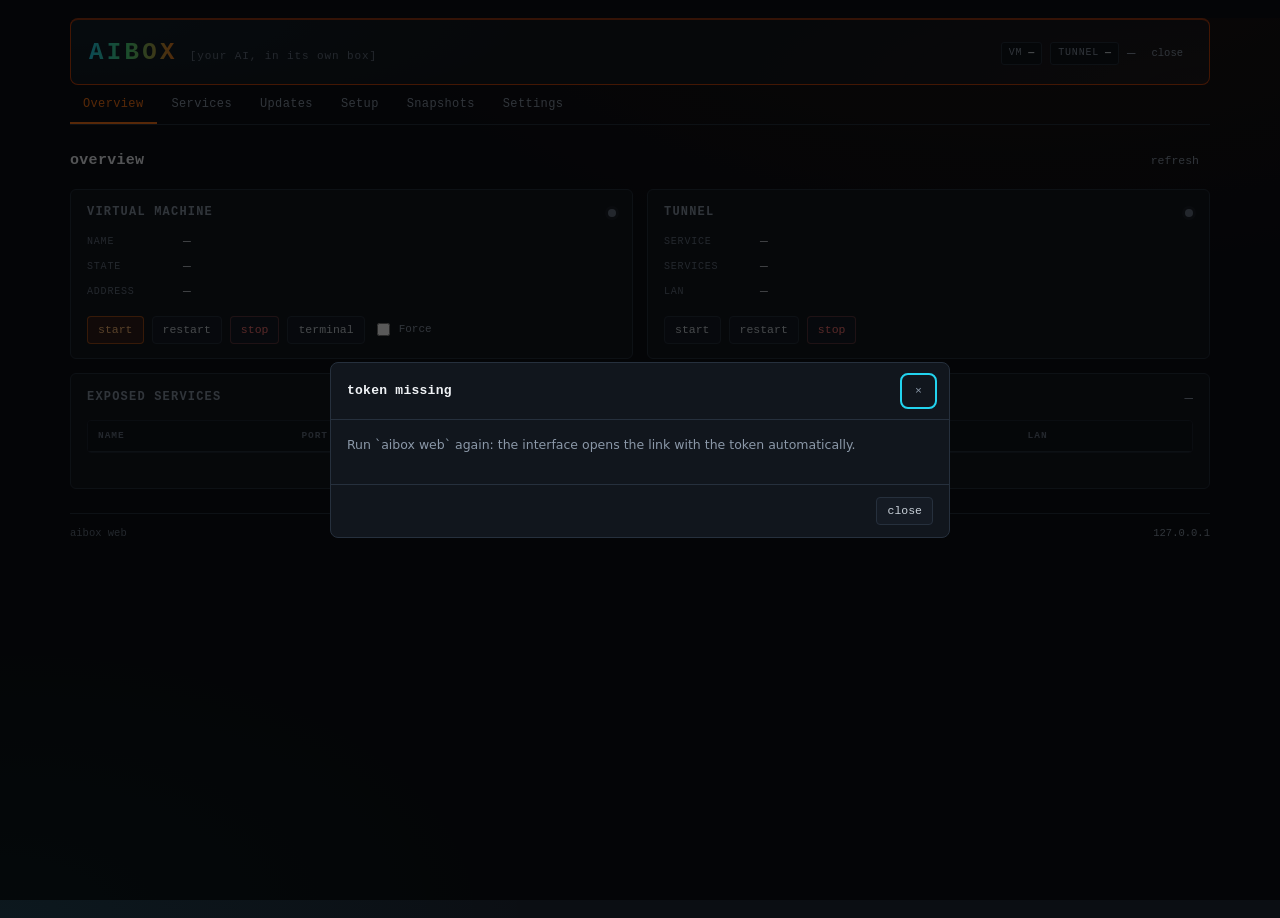
<file: web/public/index.html>
<!doctype html>
<html lang="en">
<head>
<meta charset="utf-8">
<meta name="viewport" content="width=device-width, initial-scale=1">
<meta http-equiv="Content-Security-Policy" content="default-src 'self'; script-src 'self'; style-src 'self'; connect-src 'self'; img-src 'self' data:; base-uri 'none'; form-action 'none'">
<title data-i18n="app.title">AIBox — local console</title>
<link rel="stylesheet" href="style.css">
<link rel="icon" href="favicon.svg" type="image/svg+xml">
</head>
<body>
<div class="shell">
  <header class="masthead">
    <div class="brand">
      <div class="brand-main">
        <span class="brand-name">AIBOX</span>
        <span class="brand-tagline">your AI, in its own box</span>
      </div>
    </div>
    <div class="masthead-status">
      <span class="badge" id="vm-badge">VM <b>—</b></span>
      <span class="badge" id="tunnel-badge">TUNNEL <b>—</b></span>
      <span class="mono muted" id="vm-ip">—</span>
      <button class="btn btn-ghost btn-sm" id="quit-web-top" type="button" data-i18n="common.close" data-i18n-title="quit.closeTitle">close</button>
    </div>
  </header>

  <nav class="tabs" data-i18n-aria-label="nav.sections" aria-label="Sections">
    <button class="tab active" data-tab="overview" data-i18n="tab.overview">Overview</button>
    <button class="tab" data-tab="services" data-i18n="tab.services">Services</button>
    <button class="tab" data-tab="updates"><span data-i18n="tab.updates">Updates</span><span class="tab-badge" id="updates-badge" hidden></span></button>
    <button class="tab" data-tab="setup" data-i18n="tab.setup">Setup</button>
    <button class="tab" data-tab="snapshots" data-i18n="tab.snapshots">Snapshots</button>
    <button class="tab" data-tab="settings" data-i18n="tab.settings">Settings</button>
  </nav>

  <main>
    <section class="tab-panel active" id="tab-overview">
      <div class="section-head">
        <h1 data-i18n="tab.overview">overview</h1>
        <button class="btn btn-ghost" id="refresh-overview" data-i18n="common.refresh">refresh</button>
      </div>

      <div class="grid-2">
        <section class="panel">
          <div class="panel-head">
            <h2 data-i18n="vm.title">virtual machine</h2>
            <span class="status-dot" id="vm-dot"></span>
          </div>
          <dl class="kv">
            <dt data-i18n="common.name">Name</dt><dd class="mono" id="vm-name">—</dd>
            <dt data-i18n="common.state">State</dt><dd class="mono" id="vm-state">—</dd>
            <dt data-i18n="common.address">Address</dt><dd class="mono" id="vm-address">—</dd>
          </dl>
          <div class="actions">
            <button class="btn btn-primary" data-vm="start" data-i18n="common.start">start</button>
            <button class="btn" data-vm="restart" data-i18n="common.restart">restart</button>
            <button class="btn btn-danger" data-vm="shutdown" data-i18n="common.stop">stop</button>
            <button class="btn" id="open-terminal" data-i18n="terminal.button" data-i18n-title="terminal.hint">terminal</button>
            <label class="check"><input type="checkbox" id="vm-force"> <span data-i18n="common.force">force</span></label>
          </div>
        </section>

        <section class="panel">
          <div class="panel-head">
            <h2 data-i18n="tunnel.title">tunnel</h2>
            <span class="status-dot" id="tunnel-dot"></span>
          </div>
          <dl class="kv">
            <dt data-i18n="common.service">Service</dt><dd class="mono" id="tunnel-status">—</dd>
            <dt data-i18n="common.services">Services</dt><dd class="mono" id="tunnel-count">—</dd>
            <dt data-i18n="common.lan">LAN</dt><dd class="mono" id="lan-count">—</dd>
          </dl>
          <div class="actions">
            <button class="btn" data-tunnel="start" data-i18n="common.start">start</button>
            <button class="btn" data-tunnel="restart" data-i18n="common.restart">restart</button>
            <button class="btn btn-danger" data-tunnel="stop" data-i18n="common.stop">stop</button>
          </div>
        </section>
      </div>

      <section class="panel">
        <div class="panel-head">
          <h2 data-i18n="overview.exposedServices">exposed services</h2>
          <span class="mono muted" id="services-summary">—</span>
        </div>
        <div class="table-wrap">
          <table class="table">
            <thead>
              <tr><th data-i18n="common.name">Name</th><th data-i18n="common.port">Port</th><th data-i18n="common.lan">LAN</th><th data-i18n="common.localhost">localhost</th><th data-i18n="common.lan">LAN</th></tr>
            </thead>
            <tbody id="overview-services"></tbody>
          </table>
        </div>
      </section>

      <section class="panel" id="active-job-panel" hidden>
        <div class="panel-head">
          <h2 id="active-job-title" data-i18n="job.inProgress">operation in progress</h2>
          <div class="actions">
            <button class="btn btn-ghost" id="active-job-log" data-i18n="job.showLog">show the log</button>
            <button class="btn btn-danger" id="active-job-cancel" data-i18n="job.kill">kill</button>
          </div>
        </div>
        <div class="progress"><span id="active-job-bar"></span></div>
        <p class="mono muted" id="active-job-state">—</p>
      </section>
    </section>

    <section class="tab-panel" id="tab-services">
      <div class="section-head">
        <h1 data-i18n="tab.services">services</h1>
        <div class="actions">
          <button class="btn btn-ghost" id="refresh-services" data-i18n="common.refresh">refresh</button>
          <button class="btn btn-primary" id="add-service" data-i18n="common.add">add</button>
        </div>
      </div>
      <p class="hint" data-i18n="services.hint">Services are exposed from the VM through the SSH tunnel. A service in LAN mode is reachable with the hostname configured in the settings.</p>
      <div class="table-wrap">
        <table class="table">
          <thead>
            <tr><th data-i18n="common.name">Name</th><th data-i18n="services.hostGuest">host:guest</th><th data-i18n="common.lan">LAN</th><th data-i18n="common.localhost">localhost</th><th data-i18n="common.lan">LAN</th><th class="actions-cell" data-i18n="common.actions">Actions</th></tr>
          </thead>
          <tbody id="services-body"></tbody>
        </table>
      </div>

      <section class="panel" id="unit-panel">
        <div class="panel-head">
          <h2 data-i18n="units.title">system services</h2>
          <div class="actions">
            <span class="mono muted" id="units-count">—</span>
            <button class="btn btn-ghost btn-sm" id="refresh-units" data-i18n="common.refresh">refresh</button>
          </div>
        </div>
        <p class="hint" data-i18n="units.hint">Systemd units and application containers installed inside the VM. Restarting a service interrupts its current sessions.</p>
        <div class="table-wrap">
          <table class="table">
            <thead>
              <tr><th data-i18n="common.service">Service</th><th data-i18n="common.status">Status</th><th data-i18n="units.since">since</th><th class="actions-cell" data-i18n="common.actions">Actions</th></tr>
            </thead>
            <tbody id="units-body"></tbody>
          </table>
        </div>
      </section>
    </section>

    <section class="tab-panel" id="tab-updates">
      <div class="section-head">
        <h1 data-i18n="tab.updates">updates</h1>
        <div class="actions">
          <button class="btn btn-ghost" id="refresh-updates" data-i18n="common.refresh">refresh</button>
          <button class="btn btn-primary" id="check-updates" data-i18n="updates.check">check</button>
        </div>
      </div>
      <div class="grid-3">
        <section class="panel stat">
          <span class="stat-label" data-i18n="updates.repoLabel">aibox repository</span>
          <strong class="stat-value" id="update-repo">—</strong>
          <span class="stat-detail mono muted" id="update-repo-detail">—</span>
        </section>
        <section class="panel stat">
          <span class="stat-label" data-i18n="updates.aptLabel">apt packages</span>
          <strong class="stat-value" id="update-apt">—</strong>
          <span class="stat-detail mono muted" id="update-reboot">—</span>
        </section>
        <section class="panel stat">
          <span class="stat-label" data-i18n="updates.npmLabel">npm</span>
          <strong class="stat-value" id="update-npm">—</strong>
          <span class="stat-detail mono muted" id="update-vscode">—</span>
        </section>
      </div>
      <section class="panel">
        <div class="panel-head">
          <h2 data-i18n="updates.apply">apply</h2>
          <button class="btn btn-ghost" id="self-update" data-i18n="updates.selfUpdate">update aibox</button>
        </div>
        <div class="update-selection" id="update-actions">
          <label class="select-chip"><input type="checkbox" data-update-target="scripts"> scripts</label>
          <label class="select-chip"><input type="checkbox" data-update-target="os"> os</label>
          <label class="select-chip"><input type="checkbox" data-update-target="opencode"> opencode</label>
          <label class="select-chip"><input type="checkbox" data-update-target="dsh"> dsh</label>
          <label class="select-chip"><input type="checkbox" data-update-target="claude"> claude</label>
          <label class="select-chip"><input type="checkbox" data-update-target="vscode-server"> vscode-server</label>
          <label class="select-chip select-all"><input type="checkbox" id="update-all"> <span data-i18n="common.all">all</span></label>
        </div>
        <div class="actions">
          <button class="btn btn-primary" id="apply-updates" data-i18n="updates.applySelection">update selection</button>
        </div>
        <p class="hint" data-i18n="updates.hint">Selected targets are updated in order, stopping at the first error. An "os" update runs in non-interactive mode and asks for the sudo password.</p>
      </section>
    </section>

    <section class="tab-panel" id="tab-setup">
      <div class="section-head">
        <h1 data-i18n="tab.setup">setup</h1>
        <button class="btn btn-ghost" id="refresh-setup" data-i18n="common.refresh">refresh</button>
      </div>
      <p class="hint" data-i18n="setup.hint">Detection based on the configuration and a probe of the VM. Steps marked "cli" must be run from the terminal.</p>
      <div class="table-wrap">
        <table class="table">
          <thead>
            <tr><th data-i18n="common.step">Step</th><th data-i18n="common.status">Status</th><th data-i18n="common.description">Description</th><th></th></tr>
          </thead>
          <tbody id="setup-body"></tbody>
        </table>
      </div>
      <label class="check"><input type="checkbox" id="setup-with-deps"> <span data-i18n="setup.withDeps">also run the prerequisites</span></label>
    </section>

    <section class="tab-panel" id="tab-snapshots">
      <div class="section-head">
        <h1 data-i18n="tab.snapshots">snapshots</h1>
        <div class="actions">
          <button class="btn btn-ghost" id="refresh-snapshots" data-i18n="common.refresh">refresh</button>
          <button class="btn btn-primary" id="create-snapshot" data-i18n="snapshots.create">create</button>
        </div>
      </div>
      <p class="hint" data-i18n="snapshots.hint">A snapshot keeps a copy of the VM disk. Creating one shuts the VM down first, and reverting to one replaces the current disk by the saved copy.</p>
      <div class="table-wrap">
        <table class="table">
          <thead>
            <tr><th data-i18n="common.name">Name</th><th data-i18n="snapshots.state">state</th><th data-i18n="snapshots.created">created</th><th class="actions-cell" data-i18n="common.actions">Actions</th></tr>
          </thead>
          <tbody id="snapshots-body"></tbody>
        </table>
      </div>
    </section>

    <section class="tab-panel" id="tab-settings">
      <div class="section-head">
        <h1 data-i18n="tab.settings">settings</h1>
        <button class="btn btn-ghost" id="refresh-settings" data-i18n="common.refresh">refresh</button>
      </div>
      <section class="panel">
        <div class="panel-head"><h2 data-i18n="settings.lanHostname">LAN hostname</h2></div>
        <p class="hint" data-i18n="settings.lanHint">Used for the links of services exposed on the LAN. Empty = automatic name. The name must be resolvable by the clients (mDNS, DNS or /etc/hosts).</p>
        <form id="settings-form" class="form-row">
          <label for="lan-hostname" data-i18n="settings.hostnameLabel">hostname</label>
          <input class="input mono" id="lan-hostname" name="lan_hostname" placeholder="desk.local" autocomplete="off" spellcheck="false">
          <button class="btn btn-primary" type="submit" data-i18n="common.save">save</button>
          <button class="btn" type="button" id="lan-hostname-auto" data-i18n="common.auto">auto</button>
        </form>
        <p class="mono muted" id="settings-current">—</p>
      </section>
      <section class="panel">
        <div class="panel-head"><h2 data-i18n="settings.language">language</h2></div>
        <p class="hint" data-i18n="settings.languageHint">Language of the web interface. The default is English.</p>
        <div class="form-row">
          <label for="language-select" data-i18n="settings.languageSelect">interface language</label>
          <select class="input mono" id="language-select">
            <option value="en">English</option>
            <option value="fr">Français</option>
          </select>
        </div>
      </section>
      <section class="panel">
        <div class="panel-head"><h2 data-i18n="settings.session">session</h2></div>
        <p class="hint" data-i18n="settings.sessionHint">The interface listens on 127.0.0.1 only. Closing it from this button stops the service; no process is left behind.</p>
        <div class="actions">
          <button class="btn btn-danger" id="quit-web" data-i18n="settings.quit">quit the interface</button>
        </div>
      </section>
    </section>
  </main>

  <footer class="footer">
    <span class="mono">aibox web</span>
    <span class="mono muted" id="footer-status">connecting…</span>
    <span class="mono muted">127.0.0.1</span>
  </footer>
</div>

<dialog id="dialog" class="dialog">
  <div class="dialog-inner">
    <header class="dialog-head">
      <h2 id="dialog-title">—</h2>
      <button class="btn btn-ghost" type="button" id="dialog-close" data-i18n-aria-label="common.close" aria-label="Close">×</button>
    </header>
    <div id="dialog-body" class="dialog-body"></div>
    <footer class="dialog-actions" id="dialog-actions"></footer>
  </div>
</dialog>

<div class="toast" id="toast" role="status" aria-live="polite"></div>
<script src="i18n.js"></script>
<script src="app.js"></script>
</body>
</html>
</file>
<file: assets/site.css>
/* AIBox — landing page.
   Same design language as the local web console: dark terminal palette,
   orange brand, cyan and green accents, monospaced details. */

:root {
  --bg: #0b0e13;
  --bg-alt: #0e131a;
  --panel: #11161d;
  --panel-2: #151b24;
  --border: #26303d;
  --border-soft: #1c2430;
  --text: #c9d1d9;
  --text-strong: #f0f3f6;
  --muted: #8b98a8;
  --dim: #657181;
  --orange: #c2410c;
  --orange-bright: #f97316;
  --green: #4ade80;
  --yellow: #fbbf24;
  --red: #f87171;
  --cyan: #22d3ee;
  --font-ui: system-ui, -apple-system, "Segoe UI", Roboto, "Helvetica Neue", Arial, sans-serif;
  --font-mono: ui-monospace, SFMono-Regular, Menlo, Monaco, Consolas, "Liberation Mono", "Courier New", monospace;
  --radius: 6px;
  --radius-lg: 12px;
  --shell: 1140px;
  --header-h: 62px;
}

* { box-sizing: border-box; }

html { scroll-behavior: smooth; scroll-padding-top: calc(var(--header-h) + 18px); }

body {
  margin: 0;
  background: var(--bg);
  color: var(--text);
  font-family: var(--font-ui);
  font-size: 16px;
  line-height: 1.6;
  -webkit-font-smoothing: antialiased;
  overflow-x: hidden;
}

body::before {
  content: "";
  position: fixed;
  inset: 0;
  z-index: -1;
  pointer-events: none;
  background:
    radial-gradient(1100px 520px at 78% -8%, rgba(194, 65, 12, 0.16), transparent 62%),
    radial-gradient(800px 420px at 6% 8%, rgba(34, 211, 238, 0.07), transparent 60%),
    radial-gradient(900px 600px at 50% 108%, rgba(74, 222, 128, 0.05), transparent 62%),
    var(--bg);
}

body::after {
  content: "";
  position: fixed;
  inset: 0;
  z-index: -1;
  pointer-events: none;
  opacity: 0.35;
  background-image:
    linear-gradient(rgba(255, 255, 255, 0.022) 1px, transparent 1px),
    linear-gradient(90deg, rgba(255, 255, 255, 0.022) 1px, transparent 1px);
  background-size: 56px 56px;
  mask-image: radial-gradient(ellipse 90% 60% at 50% 0%, #000 20%, transparent 78%);
  -webkit-mask-image: radial-gradient(ellipse 90% 60% at 50% 0%, #000 20%, transparent 78%);
}

h1, h2, h3, h4 { color: var(--text-strong); line-height: 1.2; margin: 0; font-weight: 700; }
p { margin: 0; }
a { color: var(--cyan); text-decoration: none; }
a:hover { text-decoration: underline; }
img { max-width: 100%; display: block; }
button { font: inherit; cursor: pointer; }

.shell {
  max-width: var(--shell);
  margin: 0 auto;
  padding: 0 24px;
}

.mono { font-family: var(--font-mono); }
.muted { color: var(--muted); }
.dim { color: var(--dim); }

.skip-link {
  position: absolute;
  left: -9999px;
  top: 0;
  background: var(--orange);
  color: #fff;
  padding: 10px 16px;
  border-radius: 0 0 var(--radius) 0;
  z-index: 100;
}
.skip-link:focus { left: 0; }

/* Header ------------------------------------------------------------------ */

.site-header {
  position: sticky;
  top: 0;
  z-index: 40;
  height: var(--header-h);
  display: flex;
  align-items: center;
  background: rgba(11, 14, 19, 0.72);
  backdrop-filter: blur(14px);
  -webkit-backdrop-filter: blur(14px);
  border-bottom: 1px solid transparent;
  transition: border-color 0.2s ease, background 0.2s ease;
}
.site-header.scrolled {
  border-bottom-color: var(--border-soft);
  background: rgba(11, 14, 19, 0.92);
}

.header-inner {
  max-width: var(--shell);
  margin: 0 auto;
  width: 100%;
  padding: 0 24px;
  display: flex;
  align-items: center;
  gap: 20px;
}

.brand {
  display: flex;
  align-items: baseline;
  gap: 10px;
  flex-shrink: 0;
}

.brand-name {
  font-family: var(--font-mono);
  font-size: 19px;
  font-weight: 800;
  letter-spacing: 0.16em;
  background: linear-gradient(90deg, var(--cyan), var(--green) 42%, var(--orange-bright));
  -webkit-background-clip: text;
  background-clip: text;
  color: transparent;
}

.brand-tag {
  font-family: var(--font-mono);
  font-size: 11px;
  color: var(--dim);
  letter-spacing: 0.06em;
  white-space: nowrap;
}

.site-nav {
  margin-left: auto;
  display: flex;
  align-items: center;
  gap: 4px;
}

.site-nav a {
  color: var(--muted);
  font-size: 11px;
  letter-spacing: 0.06em;
  text-transform: uppercase;
  white-space: nowrap;
  padding: 6px 9px;
  border-radius: var(--radius);
  transition: color 0.15s ease, background 0.15s ease;
}
.site-nav a:hover { color: var(--text-strong); background: rgba(255, 255, 255, 0.04); text-decoration: none; }

.lang-switch {
  display: flex;
  border: 1px solid var(--border);
  border-radius: var(--radius);
  overflow: hidden;
  margin-left: 10px;
  flex-shrink: 0;
}
.lang-switch button {
  background: transparent;
  border: 0;
  color: var(--dim);
  font-family: var(--font-mono);
  font-size: 11px;
  letter-spacing: 0.08em;
  padding: 5px 9px;
  transition: color 0.15s ease, background 0.15s ease;
}
.lang-switch button:hover { color: var(--text); }
.lang-switch button.active { background: rgba(194, 65, 12, 0.22); color: var(--orange-bright); }

.nav-toggle {
  display: none;
  background: transparent;
  border: 1px solid var(--border);
  border-radius: var(--radius);
  color: var(--muted);
  padding: 5px 9px;
  margin-left: auto;
}

/* Hero -------------------------------------------------------------------- */

.hero {
  padding: 84px 0 72px;
  display: grid;
  grid-template-columns: minmax(0, 1.02fr) minmax(0, 1fr);
  gap: 56px;
  align-items: center;
}

.eyebrow {
  display: inline-flex;
  align-items: center;
  gap: 8px;
  font-family: var(--font-mono);
  font-size: 11.5px;
  letter-spacing: 0.1em;
  text-transform: uppercase;
  color: var(--muted);
  border: 1px solid var(--border);
  border-radius: 100px;
  padding: 5px 13px;
  background: var(--bg-alt);
}
.eyebrow .dot {
  width: 6px;
  height: 6px;
  border-radius: 50%;
  background: var(--green);
  box-shadow: 0 0 0 3px rgba(74, 222, 128, 0.16);
}

.hero h1 {
  font-size: clamp(38px, 5.4vw, 62px);
  letter-spacing: -0.02em;
  margin: 22px 0 0;
}
.hero h1 .accent {
  background: linear-gradient(92deg, var(--cyan), var(--green) 45%, var(--orange-bright));
  -webkit-background-clip: text;
  background-clip: text;
  color: transparent;
}

.hero-lede {
  margin-top: 20px;
  font-size: 17.5px;
  line-height: 1.65;
  color: var(--muted);
  max-width: 54ch;
}

.hero-actions {
  display: flex;
  flex-wrap: wrap;
  gap: 12px;
  margin-top: 30px;
}

.hero-meta {
  margin-top: 26px;
  display: flex;
  flex-wrap: wrap;
  gap: 8px 18px;
  font-family: var(--font-mono);
  font-size: 12px;
  color: var(--dim);
}
.hero-meta span { display: inline-flex; align-items: center; gap: 7px; }
.hero-meta span::before { content: "▸"; color: var(--orange); }

/* Buttons ----------------------------------------------------------------- */

.btn {
  display: inline-flex;
  align-items: center;
  justify-content: center;
  gap: 8px;
  padding: 11px 20px;
  border-radius: var(--radius);
  border: 1px solid var(--border);
  background: var(--panel);
  color: var(--text-strong);
  font-size: 14.5px;
  font-weight: 600;
  transition: transform 0.12s ease, border-color 0.15s ease, background 0.15s ease, color 0.15s ease;
}
.btn:hover { border-color: var(--muted); background: var(--panel-2); text-decoration: none; transform: translateY(-1px); }
.btn:active { transform: translateY(0); }

.btn-primary {
  background: linear-gradient(180deg, rgba(249, 115, 22, 0.24), rgba(194, 65, 12, 0.24));
  border-color: rgba(249, 115, 22, 0.55);
  color: #ffd9bd;
}
.btn-primary:hover { background: rgba(194, 65, 12, 0.34); border-color: var(--orange-bright); }

.btn-ghost { background: transparent; color: var(--muted); }
.btn-ghost:hover { color: var(--text-strong); }

.btn-sm { padding: 7px 13px; font-size: 13px; font-weight: 500; }

:focus-visible { outline: 2px solid var(--orange-bright); outline-offset: 2px; border-radius: 3px; }

/* Screenshot frame -------------------------------------------------------- */

.shot {
  position: relative;
  border: 1px solid var(--border);
  border-radius: var(--radius-lg);
  background: var(--panel);
  overflow: hidden;
  box-shadow:
    0 30px 70px -30px rgba(0, 0, 0, 0.85),
    0 0 0 1px rgba(255, 255, 255, 0.02) inset;
}
.shot-bar {
  display: flex;
  align-items: center;
  gap: 7px;
  padding: 10px 13px;
  border-bottom: 1px solid var(--border-soft);
  background: var(--bg-alt);
}
.shot-bar i {
  width: 10px;
  height: 10px;
  border-radius: 50%;
  background: var(--border);
}
.shot-bar i:nth-child(1) { background: #3d4757; }
.shot-bar i:nth-child(2) { background: #333c4a; }
.shot-bar i:nth-child(3) { background: #2b333f; }
.shot-bar .shot-url {
  margin-left: 8px;
  font-family: var(--font-mono);
  font-size: 11px;
  color: var(--dim);
  overflow: hidden;
  text-overflow: ellipsis;
  white-space: nowrap;
}
.shot img { width: 100%; height: auto; display: block; }
.shot-glow {
  position: absolute;
  inset: -40% -10% auto -10%;
  height: 60%;
  background: radial-gradient(ellipse at 50% 0%, rgba(249, 115, 22, 0.20), transparent 70%);
  pointer-events: none;
}

/* Sections ---------------------------------------------------------------- */

.section { padding: 84px 0; }
.section + .section { border-top: 1px solid var(--border-soft); }

.section-head { max-width: 720px; margin-bottom: 44px; }
.section-kicker {
  font-family: var(--font-mono);
  font-size: 11.5px;
  letter-spacing: 0.14em;
  text-transform: uppercase;
  color: var(--orange-bright);
}
.section-head h2 {
  font-size: clamp(26px, 3.2vw, 36px);
  margin: 12px 0 0;
  letter-spacing: -0.015em;
}
.section-head p { margin-top: 14px; color: var(--muted); font-size: 16.5px; }

/* Cards ------------------------------------------------------------------- */

.grid-3 { display: grid; grid-template-columns: repeat(3, minmax(0, 1fr)); gap: 18px; }
.grid-2 { display: grid; grid-template-columns: repeat(2, minmax(0, 1fr)); gap: 18px; }

.card {
  position: relative;
  border: 1px solid var(--border-soft);
  border-radius: var(--radius-lg);
  background: linear-gradient(180deg, var(--panel), var(--bg-alt));
  padding: 24px 22px;
  transition: border-color 0.18s ease, transform 0.18s ease;
}
.card:hover { border-color: var(--border); transform: translateY(-2px); }

.card-icon {
  width: 38px;
  height: 38px;
  border-radius: 9px;
  display: grid;
  place-items: center;
  font-family: var(--font-mono);
  font-size: 17px;
  margin-bottom: 16px;
  background: rgba(194, 65, 12, 0.14);
  border: 1px solid rgba(249, 115, 22, 0.28);
  color: var(--orange-bright);
}
.card-icon.cyan { background: rgba(34, 211, 238, 0.12); border-color: rgba(34, 211, 238, 0.26); color: var(--cyan); }
.card-icon.green { background: rgba(74, 222, 128, 0.12); border-color: rgba(74, 222, 128, 0.26); color: var(--green); }

.card h3 { font-size: 17.5px; margin-bottom: 8px; }
.card p { color: var(--muted); font-size: 14.5px; line-height: 1.6; }

.feature-list { list-style: none; margin: 0; padding: 0; display: grid; gap: 10px; }
.feature-list li {
  display: flex;
  gap: 11px;
  align-items: flex-start;
  color: var(--muted);
  font-size: 14.5px;
  line-height: 1.55;
}
.feature-list .tick {
  flex: 0 0 auto;
  margin-top: 1px;
  color: var(--green);
  font-family: var(--font-mono);
  font-size: 13px;
}

/* Code blocks ------------------------------------------------------------- */

.code {
  position: relative;
  border: 1px solid var(--border);
  border-radius: var(--radius-lg);
  background: #080b10;
  overflow: hidden;
}
.code-head {
  display: flex;
  align-items: center;
  justify-content: space-between;
  gap: 12px;
  padding: 9px 10px 9px 15px;
  border-bottom: 1px solid var(--border-soft);
  background: var(--bg-alt);
}
.code-head span {
  font-family: var(--font-mono);
  font-size: 11.5px;
  color: var(--dim);
  letter-spacing: 0.05em;
}
.copy-btn {
  background: transparent;
  border: 1px solid var(--border);
  border-radius: var(--radius);
  color: var(--muted);
  font-family: var(--font-mono);
  font-size: 11px;
  padding: 4px 9px;
  flex: 0 0 auto;
  transition: color 0.15s ease, border-color 0.15s ease;
}
.copy-btn:hover { color: var(--text-strong); border-color: var(--muted); }
.copy-btn.done { color: var(--green); border-color: rgba(74, 222, 128, 0.5); }

.code pre {
  margin: 0;
  padding: 18px 20px;
  overflow-x: auto;
  font-family: var(--font-mono);
  font-size: 13.5px;
  line-height: 1.75;
  color: var(--text);
  white-space: pre;
}
.code .c-comment { color: var(--dim); }
.code .c-cmd { color: var(--green); }
.code .c-flag { color: var(--yellow); }
.code .c-path { color: var(--cyan); }

/* Quick start ------------------------------------------------------------ */

.quickstart { display: grid; gap: 0; }
.qs-step {
  display: grid;
  grid-template-columns: minmax(0, 0.85fr) minmax(0, 1.15fr);
  gap: 34px;
  align-items: center;
  padding: 30px 0;
  border-top: 1px solid var(--border-soft);
}
.qs-step:last-child { border-bottom: 1px solid var(--border-soft); }
.qs-step .step-no {
  font-family: var(--font-mono);
  font-size: 11px;
  color: var(--orange-bright);
  letter-spacing: 0.12em;
  margin-bottom: 10px;
  display: block;
}
.qs-step h3 { font-size: 19px; margin-bottom: 9px; }
.qs-step p { color: var(--muted); font-size: 14.5px; line-height: 1.6; }
.qs-step .code { min-width: 0; }

/* Split: the problem, and the answer ------------------------------------- */

.split { display: grid; grid-template-columns: repeat(2, minmax(0, 1fr)); gap: 18px; }
.split-card {
  border: 1px solid var(--border-soft);
  border-radius: var(--radius-lg);
  padding: 26px 24px;
  background: linear-gradient(180deg, var(--panel), var(--bg-alt));
}
.split-card.risk { border-color: rgba(248, 113, 113, 0.28); }
.split-card.safe {
  border-color: rgba(74, 222, 128, 0.28);
  background:
    radial-gradient(500px 200px at 90% 0%, rgba(74, 222, 128, 0.07), transparent 70%),
    linear-gradient(180deg, var(--panel), var(--bg-alt));
}
.split-card h3 { font-size: 17.5px; margin-bottom: 6px; display: flex; align-items: center; gap: 10px; }
.split-card .tag {
  font-family: var(--font-mono);
  font-size: 10.5px;
  letter-spacing: 0.1em;
  text-transform: uppercase;
  padding: 3px 8px;
  border-radius: 100px;
  border: 1px solid var(--border);
  color: var(--dim);
}
.split-card.risk .tag { color: var(--red); border-color: rgba(248, 113, 113, 0.4); }
.split-card.safe .tag { color: var(--green); border-color: rgba(74, 222, 128, 0.4); }
.split-card p { color: var(--muted); font-size: 14.5px; margin-top: 10px; }

.risk-list { list-style: none; margin: 18px 0 0; padding: 0; display: grid; gap: 11px; }
.risk-list li {
  display: flex;
  gap: 11px;
  align-items: flex-start;
  font-size: 14.5px;
  line-height: 1.5;
  color: var(--muted);
}
.risk-list .mark {
  flex: 0 0 auto;
  font-family: var(--font-mono);
  font-size: 13px;
  margin-top: 1px;
}
.risk-list.risk .mark { color: var(--red); }
.risk-list.safe .mark { color: var(--green); }

/* Comparison: a container or a virtual machine --------------------------- */

.compare {
  border: 1px solid var(--border-soft);
  border-radius: var(--radius-lg);
  overflow: hidden;
  background: var(--panel);
}
.compare-row {
  display: grid;
  grid-template-columns: minmax(0, 0.85fr) minmax(0, 1fr) minmax(0, 1fr) minmax(0, 1fr);
  border-top: 1px solid var(--border-soft);
}
.compare-row:first-child { border-top: 0; }
.compare-row > div { padding: 13px 18px; font-size: 14px; line-height: 1.5; }
.compare-row > div + div { border-left: 1px solid var(--border-soft); }
.compare-row.head { background: var(--bg-alt); }
.compare-row.head > div { font-family: var(--font-mono); font-size: 11.5px; letter-spacing: 0.1em; text-transform: uppercase; color: var(--dim); }
.compare-row.head .win { color: var(--orange-bright); }
.compare-row .label { color: var(--text-strong); font-weight: 600; }
.compare-row .col { color: var(--muted); }
.compare-row .col.risk { color: rgba(248, 113, 113, 0.85); }
.compare-row .win { background: rgba(194, 65, 12, 0.07); color: var(--text); }
.compare-row .win .label { color: var(--orange-bright); }

.compare-hint { display: none; }

/* Practices ------------------------------------------------------------- */

.practices { display: grid; grid-template-columns: repeat(2, minmax(0, 1fr)); gap: 18px; }
.practice {
  display: flex;
  gap: 14px;
  align-items: flex-start;
  border: 1px solid var(--border-soft);
  border-radius: var(--radius-lg);
  background: linear-gradient(180deg, var(--panel), var(--bg-alt));
  padding: 20px 22px;
}
.practice .mark {
  flex: 0 0 auto;
  width: 26px;
  height: 26px;
  border-radius: 7px;
  display: grid;
  place-items: center;
  font-family: var(--font-mono);
  font-size: 12px;
  background: rgba(34, 211, 238, 0.1);
  border: 1px solid rgba(34, 211, 238, 0.28);
  color: var(--cyan);
}
.practice h3 { font-size: 15.5px; margin-bottom: 6px; }
.practice p { color: var(--muted); font-size: 14px; line-height: 1.55; }
.practice code {
  font-family: var(--font-mono);
  font-size: 12.5px;
  color: var(--cyan);
  background: rgba(34, 211, 238, 0.08);
  padding: 1px 5px;
  border-radius: 4px;
}

/* Note / callout --------------------------------------------------------- */

.note {
  display: flex;
  gap: 13px;
  align-items: flex-start;
  border: 1px solid var(--border-soft);
  border-left: 2px solid var(--orange);
  border-radius: var(--radius);
  background: var(--bg-alt);
  padding: 14px 18px;
  color: var(--muted);
  font-size: 14px;
  line-height: 1.55;
}
.note .mark { color: var(--orange-bright); font-family: var(--font-mono); flex: 0 0 auto; }
.note b { color: var(--text-strong); font-weight: 600; }

/* Diagram ----------------------------------------------------------------- */

.diagram {
  border: 1px solid var(--border-soft);
  border-radius: var(--radius-lg);
  background: linear-gradient(180deg, var(--panel), var(--bg-alt));
  padding: 30px 26px;
  overflow-x: auto;
}
.diagram svg { width: 100%; height: auto; min-width: 620px; display: block; }
.dg-box { fill: var(--bg-alt); stroke: var(--border); stroke-width: 1; }
.dg-box.accent { stroke: rgba(249, 115, 22, 0.5); }
.dg-boundary {
  fill: rgba(34, 211, 238, 0.03);
  stroke: rgba(34, 211, 238, 0.4);
  stroke-width: 1;
  stroke-dasharray: 5 4;
}
.dg-boundary-label {
  fill: rgba(34, 211, 238, 0.75);
  font-family: var(--font-mono);
  font-size: 10px;
  letter-spacing: 0.12em;
  text-transform: uppercase;
}
.dg-label { fill: var(--text-strong); font-family: var(--font-ui); font-size: 13px; font-weight: 600; }
.dg-sub { fill: var(--dim); font-family: var(--font-mono); font-size: 10.5px; }
.dg-line { stroke: var(--border); stroke-width: 1.2; fill: none; }
.dg-line.accent { stroke: rgba(249, 115, 22, 0.65); }
.dg-arrow { fill: var(--dim); }
.dg-arrow.accent { fill: var(--orange-bright); }
.dg-text { fill: var(--muted); font-family: var(--font-mono); font-size: 10.5px; }

/* Showcase ---------------------------------------------------------------- */

.showcase { display: grid; gap: 26px; }
.showcase figure { margin: 0; }
.showcase figcaption {
  margin-top: 12px;
  color: var(--muted);
  font-size: 14px;
  display: flex;
  gap: 10px;
  align-items: baseline;
}
.showcase figcaption b { color: var(--text-strong); font-weight: 600; }
.showcase figcaption .n {
  font-family: var(--font-mono);
  font-size: 11px;
  color: var(--orange-bright);
  flex: 0 0 auto;
}

/* Commands ---------------------------------------------------------------- */

.cmd-list { display: grid; grid-template-columns: repeat(auto-fill, minmax(330px, 1fr)); gap: 2px 22px; }
.cmd {
  display: flex;
  gap: 12px;
  align-items: baseline;
  padding: 9px 0;
  border-bottom: 1px solid var(--border-soft);
  font-size: 14px;
}
.cmd code {
  font-family: var(--font-mono);
  font-size: 13px;
  color: var(--green);
  white-space: nowrap;
}
.cmd span { color: var(--muted); font-size: 13.5px; }

/* Requirements ------------------------------------------------------------ */

.req { display: grid; grid-template-columns: repeat(2, minmax(0, 1fr)); gap: 18px; }
.req h3 {
  font-family: var(--font-mono);
  font-size: 12px;
  letter-spacing: 0.1em;
  text-transform: uppercase;
  color: var(--dim);
  margin-bottom: 12px;
}
.req ul { margin: 0; padding-left: 18px; color: var(--muted); font-size: 14.5px; }
.req li { margin-bottom: 6px; }
.req code {
  font-family: var(--font-mono);
  font-size: 13px;
  color: var(--cyan);
  background: rgba(34, 211, 238, 0.08);
  padding: 1px 5px;
  border-radius: 4px;
}

/* FAQ --------------------------------------------------------------------- */

.faq { display: grid; gap: 10px; max-width: 860px; }
.faq details {
  border: 1px solid var(--border-soft);
  border-radius: var(--radius-lg);
  background: var(--panel);
  overflow: hidden;
  transition: border-color 0.15s ease;
}
.faq details[open] { border-color: var(--border); }
.faq summary {
  cursor: pointer;
  list-style: none;
  padding: 15px 20px;
  font-weight: 600;
  color: var(--text-strong);
  font-size: 15px;
  display: flex;
  justify-content: space-between;
  gap: 16px;
  align-items: center;
}
.faq summary::-webkit-details-marker { display: none; }
.faq summary::after {
  content: "+";
  font-family: var(--font-mono);
  color: var(--orange-bright);
  font-size: 18px;
  flex: 0 0 auto;
}
.faq details[open] summary::after { content: "−"; }
.faq .answer { padding: 0 20px 17px; color: var(--muted); font-size: 14.5px; }
.faq .answer code {
  font-family: var(--font-mono);
  font-size: 13px;
  color: var(--cyan);
  background: rgba(34, 211, 238, 0.08);
  padding: 1px 5px;
  border-radius: 4px;
}

/* CTA + footer ------------------------------------------------------------ */

.cta {
  border: 1px solid rgba(249, 115, 22, 0.35);
  border-radius: var(--radius-lg);
  background:
    radial-gradient(600px 200px at 12% 0%, rgba(34, 211, 238, 0.08), transparent 70%),
    radial-gradient(700px 240px at 92% 100%, rgba(194, 65, 12, 0.16), transparent 70%),
    var(--panel);
  padding: 46px 40px;
  text-align: center;
}
.cta h2 { font-size: clamp(24px, 3vw, 32px); }
.cta p { margin: 14px auto 0; color: var(--muted); max-width: 56ch; }
.cta .hero-actions { justify-content: center; margin-top: 26px; }

.site-footer {
  border-top: 1px solid var(--border-soft);
  padding: 30px 0 44px;
  color: var(--dim);
  font-size: 13.5px;
}
.footer-inner {
  display: flex;
  flex-wrap: wrap;
  gap: 14px 26px;
  align-items: center;
  justify-content: space-between;
}
.footer-links { display: flex; flex-wrap: wrap; gap: 18px; }
.footer-links a { color: var(--muted); }
.footer-links a:hover { color: var(--text-strong); }

/* Reveal on scroll -------------------------------------------------------- */

.reveal { opacity: 0; transform: translateY(14px); transition: opacity 0.55s ease, transform 0.55s ease; }
.reveal.visible { opacity: 1; transform: none; }

/* Responsive -------------------------------------------------------------- */

@media (max-width: 980px) {
  .hero { grid-template-columns: 1fr; gap: 40px; padding-top: 56px; }
  .grid-3 { grid-template-columns: repeat(2, minmax(0, 1fr)); }
  .req { grid-template-columns: 1fr; }
  .split { grid-template-columns: 1fr; }
  .qs-step { grid-template-columns: 1fr; gap: 18px; }
  .practices { grid-template-columns: 1fr; }
}

@media (max-width: 720px) {
  body { font-size: 15.5px; }
  .shell, .header-inner { padding: 0 18px; }
  .section { padding: 60px 0; }
  .grid-3, .grid-2 { grid-template-columns: 1fr; }
  .brand-tag { display: none; }
  .site-nav { display: none; }
  .site-nav.open {
    display: flex;
    position: absolute;
    top: var(--header-h);
    left: 0;
    right: 0;
    flex-direction: column;
    align-items: stretch;
    gap: 2px;
    padding: 12px 18px 16px;
    background: var(--bg);
    border-bottom: 1px solid var(--border-soft);
    box-shadow: 0 18px 30px -20px rgba(0, 0, 0, 0.9);
  }
  .site-nav.open a { padding: 9px 10px; }
  .nav-toggle { display: inline-flex; }
  .lang-switch { margin-left: 0; }
  .hero h1 { font-size: clamp(32px, 8.5vw, 44px); }
  .hero-lede { font-size: 16px; }
  .cta { padding: 34px 22px; }
  .cmd-list { grid-template-columns: 1fr; }
  .compare { overflow-x: auto; }
  .compare-row { min-width: 620px; }
  .compare-hint {
    display: block;
    margin: 10px 0 0;
    font-family: var(--font-mono);
    font-size: 11px;
    color: var(--dim);
  }
  .compare-row > div { padding: 11px 13px; font-size: 13px; }
  .practices { grid-template-columns: 1fr; }
}

@media (prefers-reduced-motion: reduce) {
  html { scroll-behavior: auto; }
  .reveal { opacity: 1; transform: none; transition: none; }
  .btn:hover, .card:hover { transform: none; }
}
</file>
<file: web/public/style.css>
:root {
  --bg: #0b0e13;
  --bg-alt: #0e131a;
  --panel: #11161d;
  --panel-2: #151b24;
  --border: #26303d;
  --border-soft: #1c2430;
  --text: #c9d1d9;
  --text-strong: #f0f3f6;
  --muted: #8b98a8;
  --dim: #657181;
  --orange: #c2410c;
  --orange-bright: #f97316;
  --green: #4ade80;
  --yellow: #fbbf24;
  --red: #f87171;
  --cyan: #22d3ee;
  --font-ui: system-ui, -apple-system, "Segoe UI", Roboto, "Helvetica Neue", Arial, sans-serif;
  --font-mono: ui-monospace, SFMono-Regular, Menlo, Monaco, Consolas, "Liberation Mono", "Courier New", monospace;
  --radius: 6px;
}

* { box-sizing: border-box; }

/* Scrollbars: thin and theme-matched (WebKit + Firefox). */
* {
  scrollbar-width: thin;
  scrollbar-color: var(--border) transparent;
}
*::-webkit-scrollbar {
  width: 10px;
  height: 10px;
}
*::-webkit-scrollbar-track {
  background: transparent;
}
*::-webkit-scrollbar-thumb {
  background: var(--border);
  border: 2px solid transparent;
  border-radius: 999px;
  background-clip: content-box;
}
*::-webkit-scrollbar-thumb:hover {
  background: var(--muted);
  background-clip: content-box;
}
*::-webkit-scrollbar-corner {
  background: transparent;
}

html, body {
  margin: 0;
  padding: 0;
  background: var(--bg);
  color: var(--text);
  font-family: var(--font-ui);
  font-size: 14px;
  line-height: 1.45;
}

body {
  min-height: 100vh;
  background:
    radial-gradient(1200px 600px at 80% -10%, rgba(194, 65, 12, 0.10), transparent 60%),
    radial-gradient(900px 500px at 0% 100%, rgba(34, 211, 238, 0.05), transparent 60%),
    var(--bg);
}

button, input, select { font: inherit; }
button { cursor: pointer; }
a { color: var(--cyan); text-decoration: none; }
a:hover { text-decoration: underline; }

.mono { font-family: var(--font-mono); }
.muted { color: var(--muted); }
.dim { color: var(--dim); }

.shell {
  max-width: 1180px;
  margin: 0 auto;
  padding: 0 20px 28px;
}

/* Masthead --------------------------------------------------------------- */

.masthead {
  display: flex;
  align-items: center;
  justify-content: space-between;
  gap: 18px;
  margin-top: 18px;
  padding: 16px 18px 13px;
  border: 1px solid var(--orange);
  border-top: 2px solid #c2410cbf;
  border-radius: 8px;
  background:
    radial-gradient(700px 160px at 0% 0%, rgba(34, 211, 238, 0.06), transparent 70%),
    radial-gradient(700px 200px at 100% 100%, rgba(194, 65, 12, 0.08), transparent 70%),
    var(--panel);
}

.brand { display: flex; flex-direction: column; gap: 3px; min-width: 0; }
.brand-main { display: flex; align-items: baseline; gap: 12px; min-width: 0; }

.brand-name {
  font-family: var(--font-mono);
  font-size: 24px;
  font-weight: 800;
  letter-spacing: 0.14em;
  background: linear-gradient(90deg, var(--cyan), var(--green) 42%, var(--orange-bright));
  -webkit-background-clip: text;
  background-clip: text;
  color: transparent;
  white-space: nowrap;
}

.brand-tagline {
  font-family: var(--font-mono);
  font-size: 11px;
  color: var(--dim);
  letter-spacing: 0.08em;
  white-space: nowrap;
  &:before{
    content: "[";
  }
  &:after{
    content: "]";
  }
}

.masthead-status {
  display: flex;
  align-items: center;
  gap: 8px;
  flex-wrap: wrap;
  justify-content: flex-end;
}

.badge {
  display: inline-flex;
  align-items: center;
  gap: 6px;
  padding: 3px 7px;
  border: 1px solid var(--border);
  border-radius: 3px;
  background: var(--bg-alt);
  color: var(--muted);
  font-family: var(--font-mono);
  font-size: 10px;
  letter-spacing: 0.08em;
  text-transform: uppercase;
  white-space: nowrap;
}
.badge b {
  color: var(--text);
  font-weight: 600;
  letter-spacing: 0;
  text-transform: none;
}
.badge.ok { border-color: rgba(74, 222, 128, 0.35); color: var(--green); }
.badge.warn { border-color: rgba(251, 191, 36, 0.35); color: var(--yellow); }
.badge.bad { border-color: rgba(248, 113, 113, 0.35); color: var(--red); }

/* Tabs ------------------------------------------------------------------- */

.tabs {
  display: flex;
  gap: 2px;
  overflow-x: auto;
  border-bottom: 1px solid var(--border);
  margin-bottom: 22px;
}

.tab {
  appearance: none;
  border: 0;
  border-bottom: 2px solid transparent;
  background: transparent;
  color: var(--muted);
  padding: 11px 13px 9px;
  font-family: var(--font-mono);
  font-size: 12px;
  letter-spacing: 0.03em;
  white-space: nowrap;
  display: inline-flex;
  align-items: center;
  gap: 6px;
}
.tab:hover { color: var(--text); background: rgba(255, 255, 255, 0.02); }
.tab.active { color: var(--orange-bright); border-bottom-color: var(--orange-bright); }
.tab.has-updates { color: var(--orange-bright); }
.tab-badge {
  display: inline-flex;
  align-items: center;
  justify-content: center;
  flex: none;
  min-width: 16px;
  height: 16px;
  padding: 0 5px;
  border-radius: 999px;
  background: var(--orange-bright);
  color: #1a0d06;
  font-family: var(--font-mono);
  font-size: 9px;
  font-weight: 700;
  line-height: 1;
}
.tab-badge[hidden] { display: none; }
.tab:focus-visible, .btn:focus-visible, .input:focus-visible {
  outline: 2px solid var(--cyan);
  outline-offset: 2px;
}

/* Sections --------------------------------------------------------------- */

.tab-panel { display: none; }
.tab-panel.active { display: block; }

.section-head {
  display: flex;
  align-items: center;
  justify-content: space-between;
  gap: 16px;
  margin-bottom: 14px;
}

h1, h2 {
  font-family: var(--font-mono);
  font-weight: 600;
  letter-spacing: 0.02em;
  margin: 0;
}
h1 { font-size: 15px; color: var(--text-strong); text-transform: lowercase; }
h2 { font-size: 12px; color: var(--muted); text-transform: uppercase; letter-spacing: 0.1em; }

.hint {
  margin: 0 0 14px;
  color: var(--muted);
  font-size: 12.5px;
  max-width: 85ch;
}

/* Panels ----------------------------------------------------------------- */

.panel {
  border: 1px solid var(--border);
  border-radius: var(--radius);
  background: var(--panel);
  padding: 14px 16px;
  margin-bottom: 14px;
}

.panel-head {
  display: flex;
  align-items: center;
  justify-content: space-between;
  gap: 12px;
  margin-bottom: 12px;
}

.grid-2 {
  display: grid;
  grid-template-columns: repeat(2, minmax(0, 1fr));
  gap: 14px;
}

.grid-3 {
  display: grid;
  grid-template-columns: repeat(3, minmax(0, 1fr));
  gap: 14px;
}

.stat { display: flex; flex-direction: column; gap: 5px; margin-bottom: 14px; }
.stat-label {
  font-family: var(--font-mono);
  font-size: 10px;
  letter-spacing: 0.1em;
  text-transform: uppercase;
  color: var(--dim);
}
.stat-value { font-family: var(--font-mono); font-size: 20px; color: var(--text-strong); font-weight: 600; }
.stat-detail { font-size: 11px; }

/* Key/value -------------------------------------------------------------- */

.kv {
  display: grid;
  grid-template-columns: 84px minmax(0, 1fr);
  gap: 6px 12px;
  margin: 0 0 14px;
}
.kv dt {
  font-family: var(--font-mono);
  font-size: 10px;
  letter-spacing: 0.08em;
  text-transform: uppercase;
  color: var(--dim);
  padding-top: 2px;
}
.kv dd { margin: 0; color: var(--text); font-size: 13px; overflow-wrap: anywhere; }

/* Buttons ---------------------------------------------------------------- */

.actions { display: flex; align-items: center; gap: 8px; flex-wrap: wrap; }
.actions.wrap { gap: 7px; }

.btn {
  appearance: none;
  border: 1px solid var(--border);
  border-radius: 4px;
  background: var(--panel-2);
  color: var(--text);
  padding: 6px 10px;
  font-family: var(--font-mono);
  font-size: 11.5px;
  line-height: 1.2;
  text-transform: lowercase;
}
.btn:hover { border-color: var(--muted); background: #1a222d; }
.btn:disabled { opacity: 0.45; cursor: not-allowed; }
.btn-primary:disabled {
  background: transparent;
  border-color: var(--border);
  color: var(--dim);
}
.btn-primary {
  border-color: rgba(249, 115, 22, 0.55);
  background: rgba(194, 65, 12, 0.18);
  color: #fdba74;
}
.btn-primary:hover { background: rgba(194, 65, 12, 0.30); border-color: var(--orange-bright); }
.btn-danger { color: var(--red); border-color: rgba(248, 113, 113, 0.30); }
.btn-danger:hover { background: rgba(248, 113, 113, 0.08); border-color: rgba(248, 113, 113, 0.6); }
.btn-ghost { background: transparent; border-color: transparent; color: var(--muted); }
.btn-ghost:hover { background: rgba(255, 255, 255, 0.03); border-color: var(--border); color: var(--text); }
.btn-sm { padding: 4px 7px; font-size: 10.5px; }

.check {
  display: inline-flex;
  align-items: center;
  gap: 6px;
  color: var(--muted);
  font-family: var(--font-mono);
  font-size: 11px;
  user-select: none;
}
.check input { accent-color: var(--orange-bright); }

.update-selection {
  display: flex;
  flex-wrap: wrap;
  gap: 8px;
  margin-bottom: 14px;
}
.select-chip {
  display: inline-flex;
  align-items: center;
  gap: 6px;
  padding: 6px 9px;
  border: 1px solid var(--border);
  border-radius: 4px;
  background: var(--bg-alt);
  color: var(--muted);
  font-family: var(--font-mono);
  font-size: 11px;
  cursor: pointer;
  user-select: none;
}
.select-chip:hover { border-color: var(--muted); color: var(--text); }
.select-chip:has(input:checked) {
  border-color: rgba(249, 115, 22, 0.55);
  background: rgba(194, 65, 12, 0.16);
  color: #fdba74;
}
.select-chip input { accent-color: var(--orange-bright); }
.select-chip.select-all { border-style: dashed; }

/* Tables ----------------------------------------------------------------- */

.table-wrap { overflow-x: auto; border: 1px solid var(--border-soft); border-radius: 4px; margin-bottom: 1.5em; }
.table { width: 100%; border-collapse: collapse; min-width: 620px; }
.table th {
  text-align: left;
  padding: 8px 10px;
  border-bottom: 1px solid var(--border);
  background: var(--bg-alt);
  color: var(--dim);
  font-family: var(--font-mono);
  font-size: 9.5px;
  font-weight: 600;
  letter-spacing: 0.1em;
  text-transform: uppercase;
}
.table td {
  padding: 8px 10px;
  border-bottom: 1px solid var(--border-soft);
  font-size: 12.5px;
  vertical-align: middle;
}
.table tr:last-child td { border-bottom: 0; }
.table tbody tr:hover { background: rgba(255, 255, 255, 0.018); }
.table .name { font-family: var(--font-mono); color: var(--text-strong); }
.table .url { font-family: var(--font-mono); font-size: 11.5px; color: var(--muted); overflow-wrap: anywhere; }
.table .actions { gap: 5px; }
.table .actions-cell { text-align: right; }
.table .name .status-dot {
  display: inline-block;
  vertical-align: middle;
  margin-right: 6px;
}
.table .unit-file {
  margin-left: 8px;
  font-size: 10px;
  color: var(--dim);
}
.table .unit-sub,
.table .unit-enabled {
  margin-left: 6px;
  font-size: 10px;
}
.unit-detail-row {
  display: flex;
  align-items: center;
  gap: 10px;
  flex-wrap: wrap;
  margin-bottom: 12px;
}
.unit-detail-label {
  min-width: 76px;
  font-family: var(--font-mono);
  font-size: 10px;
  letter-spacing: 0.08em;
  text-transform: uppercase;
  color: var(--dim);
}
.unit-detail-row .url { overflow-wrap: anywhere; }
.secret-row {
  display: flex;
  align-items: center;
  gap: 8px;
}
.secret-row .input {
  flex: 1;
  min-width: 0;
}
.row-actions { display: flex; align-items: center; justify-content: flex-end; gap: 6px; }
.url-link {
  font-family: var(--font-mono);
  font-size: 11.5px;
  overflow-wrap: anywhere;
}
.url-link.local { color: var(--green); }
.url-link.lan { color: var(--orange-bright); }
.url-link.lan-permanent { color: var(--red); }
.url-link:hover { text-decoration: underline; }
.lan-toggle {
  display: inline-flex;
  align-items: center;
  gap: 5px;
  padding: 3px 6px;
  border: 1px solid rgba(249, 115, 22, 0.35);
  border-radius: 3px;
  color: var(--orange-bright);
  font-family: var(--font-mono);
  font-size: 10px;
  text-transform: lowercase;
  cursor: pointer;
  user-select: none;
}
.lan-toggle.permanent {
  color: var(--red);
  border-color: rgba(248, 113, 113, 0.35);
}
.lan-toggle input { accent-color: var(--orange-bright); }
.empty { color: var(--dim); font-family: var(--font-mono); font-size: 12px; padding: 14px 10px; }

/* Status ---------------------------------------------------------------- */

.status-dot {
  width: 8px;
  height: 8px;
  border-radius: 50%;
  background: var(--dim);
  box-shadow: 0 0 0 3px rgba(139, 152, 168, 0.08);
}
.status-dot.ok { background: var(--green); box-shadow: 0 0 0 3px rgba(74, 222, 128, 0.12); }
.status-dot.warn { background: var(--yellow); box-shadow: 0 0 0 3px rgba(251, 191, 36, 0.12); }
.status-dot.bad { background: var(--red); box-shadow: 0 0 0 3px rgba(248, 113, 113, 0.12); }

.pill {
  display: inline-block;
  padding: 1px 6px;
  border: 1px solid var(--border);
  border-radius: 3px;
  font-family: var(--font-mono);
  font-size: 10px;
  letter-spacing: 0.04em;
  text-transform: lowercase;
  color: var(--muted);
}
.pill.ok { color: var(--green); border-color: rgba(74, 222, 128, 0.3); }
.pill.warn { color: var(--yellow); border-color: rgba(251, 191, 36, 0.3); }
.pill.bad { color: var(--red); border-color: rgba(248, 113, 113, 0.3); }
.pill.lan { color: var(--orange-bright); border-color: rgba(249, 115, 22, 0.35); }
.pill.lan-permanent { color: var(--red); border-color: rgba(248, 113, 113, 0.35); }

/* A service that cannot answer is greyed out, whatever its exposure mode. */
.table tr.unavailable td:not(.actions-cell) { color: var(--dim); }
.table tr.unavailable .url-link,
.table tr.unavailable .pill {
  color: var(--dim);
  border-color: var(--border);
}
.table tr.unavailable .status-dot {
  background: var(--dim);
  box-shadow: 0 0 0 3px rgba(139, 152, 168, 0.08);
}
.table tr.unavailable .lan-toggle {
  color: var(--dim);
  border-color: var(--border);
}

/* Forms ----------------------------------------------------------------- */

.form-row {
  display: flex;
  align-items: center;
  gap: 10px;
  flex-wrap: wrap;
}
.form-row label {
  font-family: var(--font-mono);
  font-size: 10px;
  letter-spacing: 0.08em;
  text-transform: uppercase;
  color: var(--dim);
  min-width: 92px;
}
.input {
  background: var(--bg);
  border: 1px solid var(--border);
  border-radius: 4px;
  color: var(--text);
  padding: 7px 9px;
  min-width: 220px;
  font-size: 12.5px;
}
.input::placeholder { color: var(--dim); }
.input:focus { border-color: var(--muted); }

/* Progress -------------------------------------------------------------- */

.progress {
  height: 4px;
  background: var(--border-soft);
  border-radius: 2px;
  overflow: hidden;
  margin-bottom: 8px;
}
.progress span {
  display: block;
  height: 100%;
  width: 35%;
  background: linear-gradient(90deg, var(--orange), var(--orange-bright));
  animation: slide 1.2s ease-in-out infinite;
}
@keyframes slide {
  0% { transform: translateX(-100%); }
  100% { transform: translateX(320%); }
}

/* Dialog ---------------------------------------------------------------- */

.dialog {
  border: 1px solid var(--border);
  border-radius: 8px;
  background: var(--panel);
  color: var(--text);
  padding: 0;
  width: min(620px, calc(100vw - 32px));
  max-height: min(80vh, 720px);
}
.dialog::backdrop { background: rgba(0, 0, 0, 0.65); }
.dialog-inner { display: flex; flex-direction: column; max-height: inherit; }
.dialog-head {
  display: flex;
  align-items: center;
  justify-content: space-between;
  gap: 12px;
  padding: 14px 16px;
  border-bottom: 1px solid var(--border);
}
.dialog-head h2 { color: var(--text-strong); font-size: 13px; text-transform: lowercase; letter-spacing: 0.02em; }
.dialog-body { padding: 16px; overflow: auto; }
.dialog-actions {
  display: flex;
  justify-content: flex-end;
  gap: 8px;
  padding: 12px 16px;
  border-top: 1px solid var(--border);
}
.dialog .form-grid { display: grid; gap: 12px; }
.dialog .field { display: grid; gap: 5px; }
.dialog .field label {
  font-family: var(--font-mono);
  font-size: 10px;
  letter-spacing: 0.08em;
  text-transform: uppercase;
  color: var(--dim);
  display: flex;
  align-items: center;
  gap: .8em;
}
.dialog .field .input, .dialog .field select { min-width: 0; width: 100%; }
.job-dialog-status {
  display: inline-block;
  margin-bottom: 10px;
  padding: 3px 7px;
  border: 1px solid var(--border);
  border-radius: 3px;
  font-family: var(--font-mono);
  font-size: 10px;
  letter-spacing: 0.06em;
  text-transform: uppercase;
  color: var(--muted);
}
.job-dialog-status.running { color: var(--yellow); border-color: rgba(251, 191, 36, 0.35); }
.job-dialog-status.done { color: var(--green); border-color: rgba(74, 222, 128, 0.35); }
.job-dialog-status.failed { color: var(--red); border-color: rgba(248, 113, 113, 0.35); }
.job-dialog-status.cancelled { color: var(--muted); }
.dialog pre {
  margin: 0;
  padding: 12px;
  background: #070a0e;
  border: 1px solid var(--border-soft);
  border-radius: 4px;
  color: #b8c4d2;
  font-family: var(--font-mono);
  font-size: 11.5px;
  line-height: 1.5;
  white-space: pre-wrap;
  overflow-wrap: anywhere;
  max-height: 52vh;
  overflow: auto;
  scrollbar-gutter: stable;
}

/* Log/job dialogs: the dialog and its body do not scroll, only the log pane.
   This avoids stacked scrollbars (dialog + body + pre). */
.dialog.dialog-fill {
  height: min(80vh, 720px);
  overflow: hidden;
}
.dialog.dialog-fill .dialog-inner {
  height: 100%;
  min-height: 0;
}
.dialog.dialog-fill .dialog-head,
.dialog.dialog-fill .dialog-actions {
  flex: none;
}
.dialog.dialog-fill .dialog-body {
  display: flex;
  flex-direction: column;
  flex: 1;
  min-height: 0;
  overflow: hidden;
}
.dialog.dialog-fill .dialog-body > div {
  display: flex;
  flex-direction: column;
  flex: 1;
  min-height: 0;
}
.dialog.dialog-fill pre {
  flex: 1;
  min-height: 0;
  max-height: none;
  overflow: auto;
}

/* Toast ----------------------------------------------------------------- */

.toast {
  position: fixed;
  right: 18px;
  bottom: 18px;
  max-width: min(420px, calc(100vw - 36px));
  padding: 10px 12px;
  border: 1px solid var(--border);
  border-left: 3px solid var(--orange-bright);
  border-radius: 4px;
  background: var(--panel-2);
  color: var(--text);
  font-family: var(--font-mono);
  font-size: 11.5px;
  opacity: 0;
  transform: translateY(8px);
  pointer-events: none;
  transition: opacity 0.15s ease, transform 0.15s ease;
  z-index: 20;
}
.toast.show { opacity: 1; transform: translateY(0); }
.toast.error { border-left-color: var(--red); }

/* Footer ---------------------------------------------------------------- */

.footer {
  display: flex;
  align-items: center;
  justify-content: space-between;
  gap: 12px;
  margin-top: 24px;
  padding-top: 12px;
  border-top: 1px solid var(--border);
  font-size: 10.5px;
  color: var(--dim);
}

/* Responsive ------------------------------------------------------------ */

@media (max-width: 760px) {
  .shell { padding: 0 14px 24px; }
  .masthead { align-items: flex-start; flex-direction: column; gap: 10px; }
  .masthead-status { justify-content: flex-start; }
  .grid-2, .grid-3 { grid-template-columns: 1fr; }
  .kv { grid-template-columns: 76px minmax(0, 1fr); }
  .section-head { align-items: flex-start; flex-direction: column; }
  .footer { flex-wrap: wrap; }
}
</file>
